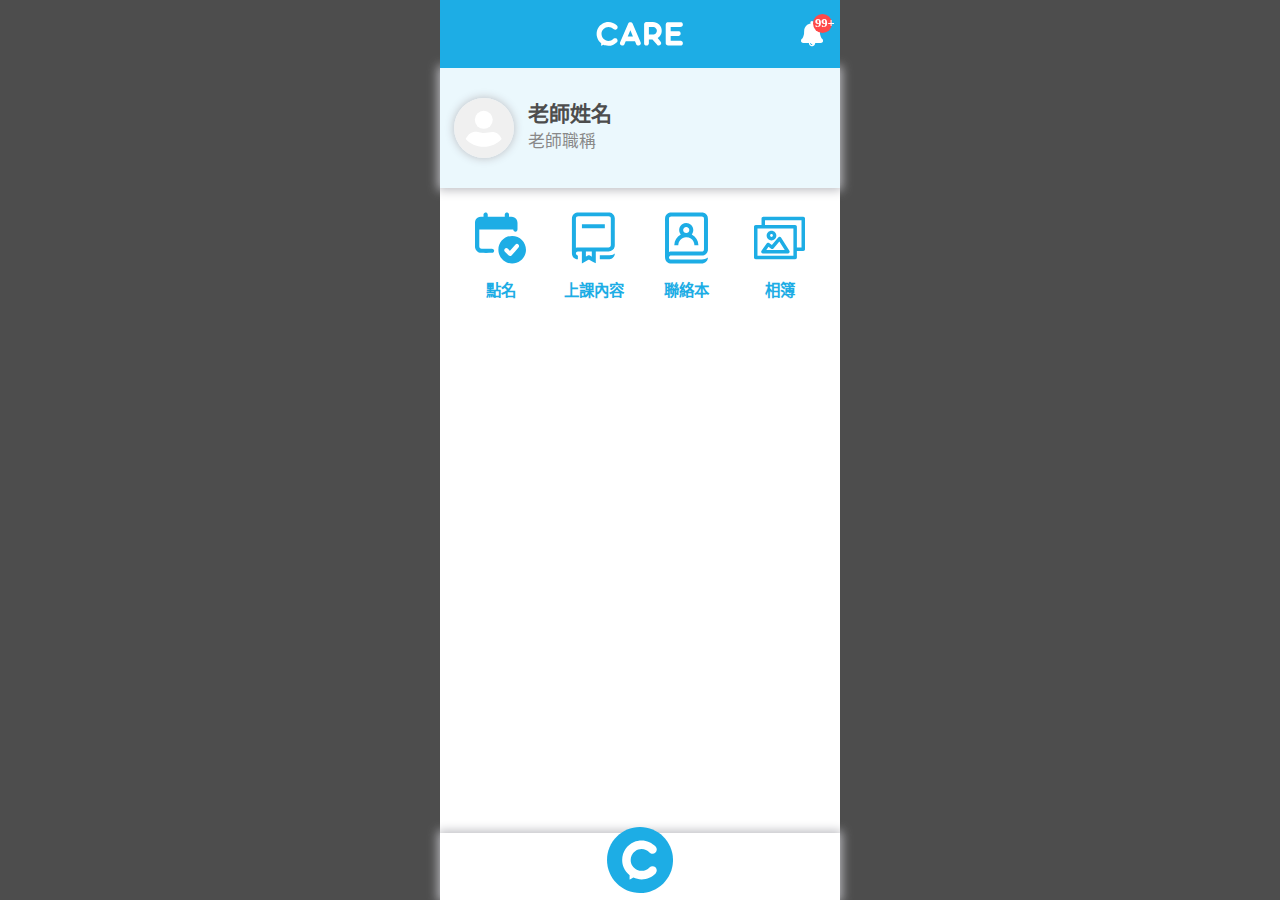
<file: index.html>
<!DOCTYPE html>
<html lang="zh-tw">

<head>
    <meta charset="UTF-8">
    <meta http-equiv="X-UA-Compatible" content="IE=edge">
    <meta name="viewport" content="width=device-width, initial-scale=1.0">

    <title>功能選單</title>

    <link rel="stylesheet" type="text/css" href="./js/semantic/css/semantic.min.css">
    <link rel="stylesheet" href="./css/index.css">

    <script src="./js/jquery-3.6.0.min.js"></script>
    <script src="./js/semantic/js/semantic.min.js"></script>
    <script src="./js/all.js"></script>
</head>

<body style="overflow:hidden;">
    <header>
        <div class="ui fluid flex-content" style="height:100%;">
            <h1 class="title"><img style="height:24px;" src="./img/logo_w.svg"></h1>
            <div class="iconPostion">
                <div class="icon"></div>
                <div class="icon notify"><i class="bell icon"></i></div>
            </div>
        </div>
    </header>

    <main class="index">
        <section class="main-container hadFooter">
            <div class="ui fluid info">
                <div class="img">
                    <img src="./img/avatar_null.svg" class="avatar">
                </div>
                <div class="content">
                    <div class="title">老師姓名</div>
                    <div class="meta">老師職稱</div>
                </div>
            </div>
            <div class="ui four column grid fluid iconList">
                <div class="column function" onclick="location.href='./rollCall.html'">
                    <div class="icon"><img src="./img/function/icon_rollCall.svg"></div>
                    <div class="title">點名</div>
                </div>
                <div class="column function" onclick="location.href='./classContent.html'">
                    <div class="icon"><img src="./img/function/icon_classContent.svg"></div>
                    <div class="title">上課內容</div>
                </div>
                <div class="column function" onclick="location.href='./contactBook.html'">
                    <div class="icon"><img src="./img/function/icon_contactBook.svg"></div>
                    <div class="title">聯絡本</div>
                </div>
                <div class="column function" onclick="location.href='./gallery.html'">
                    <div class="icon"><img src="./img/function/icon_gallery.svg"></div>
                    <div class="title">相簿</div>
                </div>
            </div>
        </section>
    </main>

    <footer>
        <div class="ui five column grid fluid">
            <div class="column function">
                <!-- <div class="icon"><img src="./img/bar/icon_news.svg"></div>
                <div class="title">動態消息</div> -->
            </div>
            <div class="column function">
                <!-- <div class="icon"><img src="./img/bar/icon_talk.svg"></div>
                <div class="title">對話</div> -->
            </div>
            <div class="column function">
                <div class="logo"><img src="./img/bar/btn_main.svg"></div>
            </div>
            <div class="column function">
                <!-- <div class="icon"><img src="./img/bar/icon_discover.svg"></div>
                <div class="title">發現</div> -->
            </div>
            <div class="column function">
                <!-- <div class="icon"><img src="./img/bar/icon_setting.svg"></div>
                <div class="title">設定</div> -->
            </div>
        </div>
    </footer>
</body>

</html>
</file>
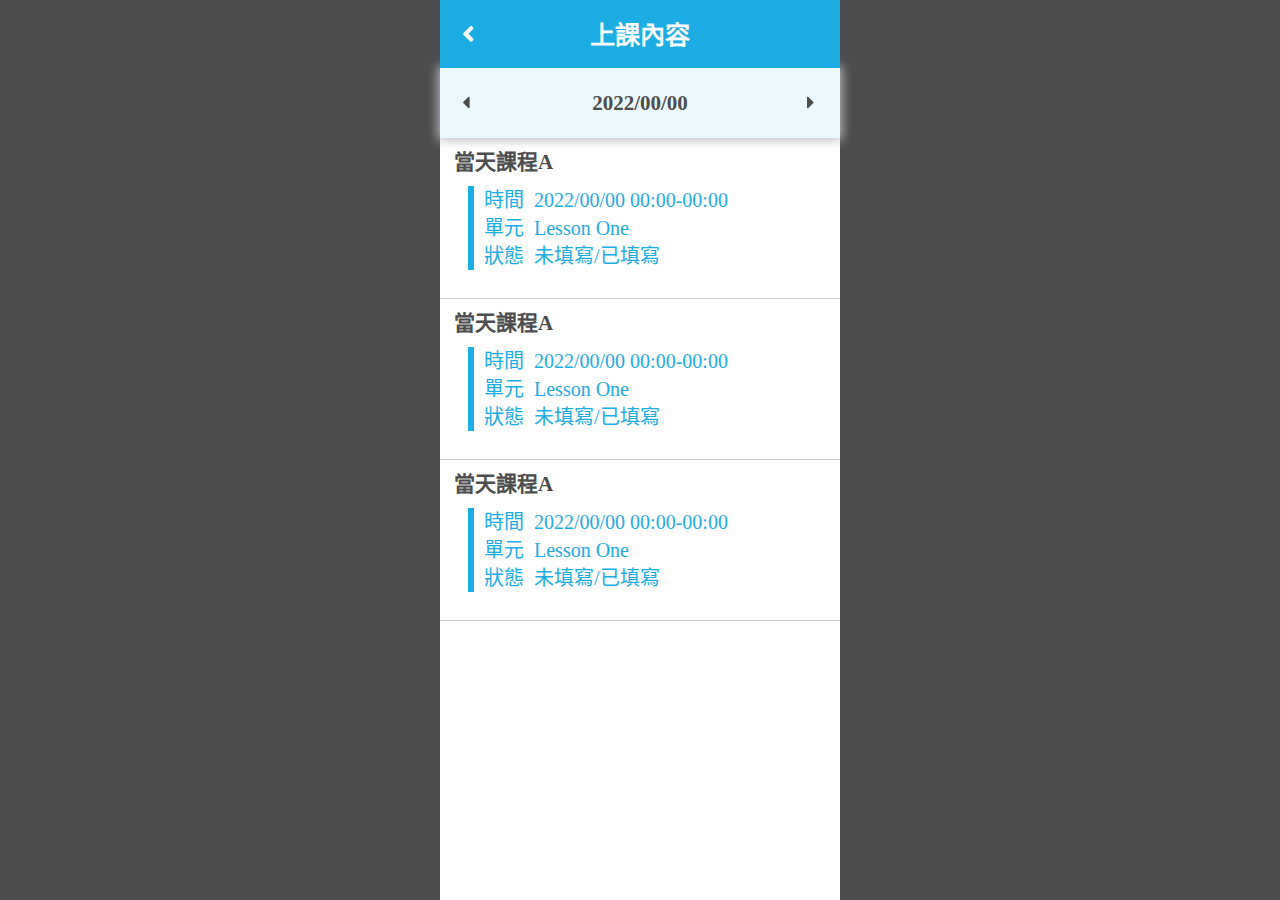
<file: classContent.html>
<!DOCTYPE html>
<html lang="zh-tw">

<head>
    <meta charset="UTF-8">
    <meta http-equiv="X-UA-Compatible" content="IE=edge">
    <meta name="viewport" content="width=device-width, initial-scale=1.0">

    <title>上課內容</title>

    <link rel="stylesheet" type="text/css" href="./js/semantic/css/semantic.min.css">
    <link rel="stylesheet" href="./css/classContent.css">

    <script src="./js/jquery-3.6.0.min.js"></script>
    <script src="./js/semantic/js/semantic.min.js"></script>
    <script src="./js/all.js"></script>
</head>

<body>
    <header>
        <div class="ui fluid flex-content" style="height:100%;">
            <h1 class="title">上課內容</h1>
            <div class="iconPostion">
                <div class="icon" onclick="history.back()"><i class="angle left icon"></i></div>
                <div class="icon"></div>
            </div>
        </div>
    </header>

    <main class="classContent">
        <section class="main-container">
            <div class="ui fluid pickDay">
                <div class="icon"><i class="caret left icon"></i></div>
                <div class="date">2022/00/00</div>
                <div class="icon"><i class="caret right icon"></i></div>
            </div>
            <div class="ui fluid courseList">
                <div class="courseCard" onclick="location.href='./classContentDesc.html'">
                    <div class="courseName">當天課程A</div>
                    <div class="courseInfo">
                        <div class="courseTime">時間<span>2022/00/00 00:00-00:00</span></div>
                        <div class="courseUnit">單元<span>Lesson One</span></div>
                        <div class="courseRecord">狀態<span>未填寫/已填寫</span></div>
                    </div>
                </div>

                <div class="courseCard" onclick="location.href='./classContentDesc.html'">
                    <div class="courseName">當天課程A</div>
                    <div class="courseInfo">
                        <div class="courseTime">時間<span>2022/00/00 00:00-00:00</span></div>
                        <div class="courseUnit">單元<span>Lesson One</span></div>
                        <div class="courseRecord">狀態<span>未填寫/已填寫</span></div>
                    </div>
                </div>

                <div class="courseCard" onclick="location.href='./classContentDesc.html'">
                    <div class="courseName">當天課程A</div>
                    <div class="courseInfo">
                        <div class="courseTime">時間<span>2022/00/00 00:00-00:00</span></div>
                        <div class="courseUnit">單元<span>Lesson One</span></div>
                        <div class="courseRecord">狀態<span>未填寫/已填寫</span></div>
                    </div>
                </div>
            </div>
        </section>
    </main>
</body>

</html>
</file>
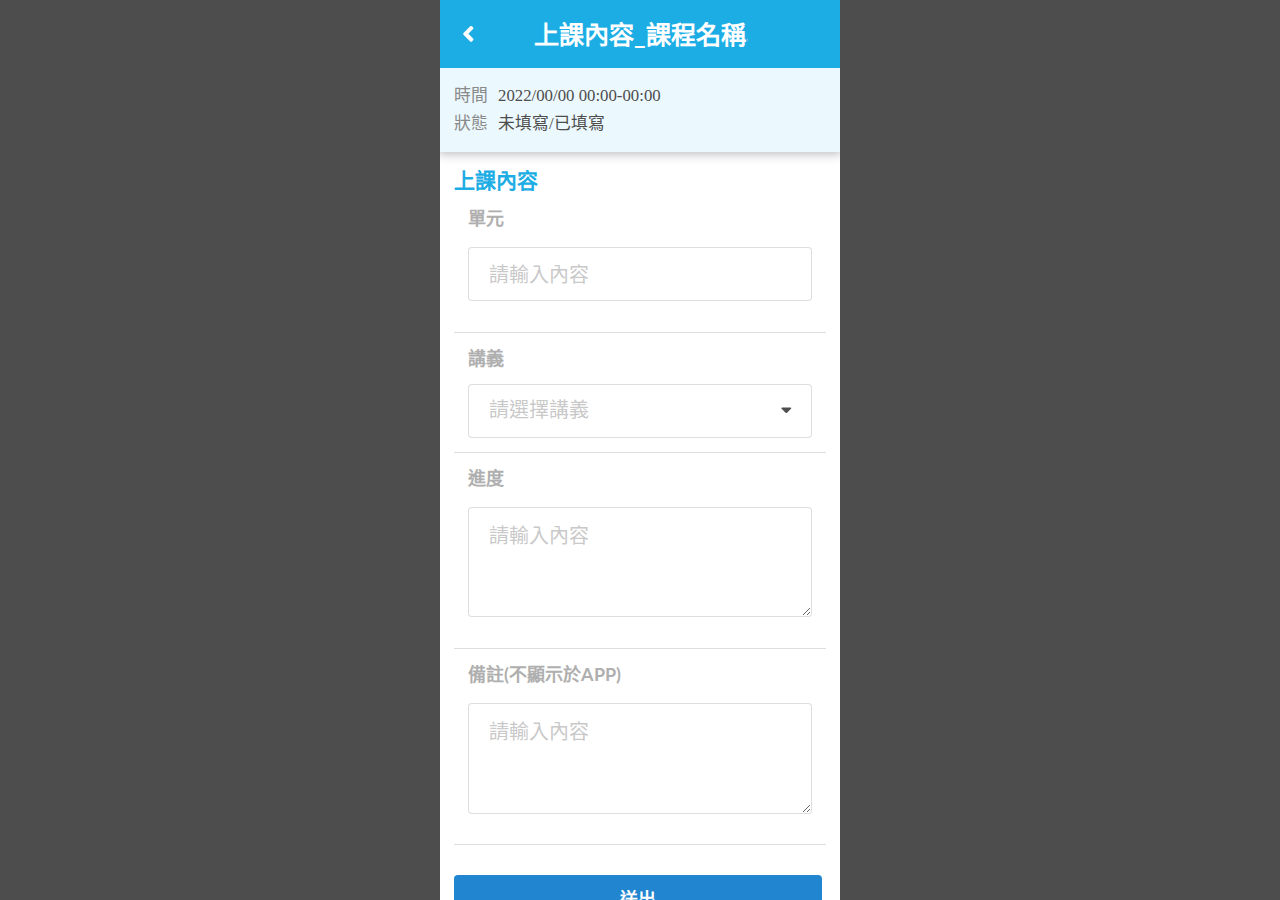
<file: classContentDesc.html>
<!DOCTYPE html>
<html lang="zh-tw">

<head>
    <meta charset="UTF-8">
    <meta http-equiv="X-UA-Compatible" content="IE=edge">
    <meta name="viewport" content="width=device-width, initial-scale=1.0">

    <title>上課內容_課程名稱</title>

    <link rel="stylesheet" type="text/css" href="./js/semantic/css/semantic.min.css">
    <link rel="stylesheet" href="./css/classContentDesc.css">

    <script src="./js/jquery-3.6.0.min.js"></script>
    <script src="./js/semantic/js/semantic.min.js"></script>
    <script src="./js/all.js"></script>
</head>

<body>
    <header>
        <div class="ui fluid flex-content" style="height:100%;">
            <h1 class="title">上課內容_課程名稱</h1>
            <div class="iconPostion">
                <div class="icon" onclick="history.back()"><i class="angle left icon"></i></div>
                <div class="icon"></div>
            </div>
        </div>
    </header>

    <main class="contactBookDesc">
        <section class="main-container coursePostion">
            <div class="ui fluid courseInfo courseHeader">
                <div class="courseTime">時間<span>2022/00/00 00:00-00:00</span></div>
                <div class="courseState">狀態<span>未填寫/已填寫</span></div>
            </div>

            <div class="ui fluid contactContent">
                <h2>上課內容</h2>

                <div class="ui vertical segment descCard inputBlock">
                    <div class="ui form">
                        <div class="grouped fields">
                            <h3>單元</h3>
                            <div class="field">
                                <div class="ui fluid input">
                                    <input placeholder="請輸入內容" type="text">
                                </div>
                            </div>
                        </div>
                    </div>
                </div>

                <div class="ui vertical segment descCard inputBlock">
                    <div class="ui form">
                        <div class="grouped fields">
                            <h3>講義</h3>
                            <select class="ui fluid search dropdown" multiple="">
                                <option value="" selected disabled>請選擇講義</option>
                                <option value="handoutId1">講義名稱1</option>
                                <option value="handoutId2">講義名稱2</option>
                                <option value="handoutId3">講義名稱3</option>
                                <option value="handoutId4">講義名稱4</option>
                                <option value="handoutId5">講義名稱5</option>
                                <option value="handoutId6">講義名稱6</option>
                            </select>
                        </div>
                    </div>
                </div>

                <div class="ui vertical segment descCard textareaBlock">
                    <div class="ui form">
                        <div class="grouped fields">
                            <h3>進度</h3>
                            <div class="field">
                                <textarea rows="3" placeholder="請輸入內容"></textarea>
                            </div>
                        </div>
                    </div>
                </div>

                <div class="ui vertical segment descCard textareaBlock">
                    <div class="ui form">
                        <div class="grouped fields">
                            <h3>備註(不顯示於APP)</h3>
                            <div class="field">
                                <textarea rows="3" placeholder="請輸入內容"></textarea>
                            </div>
                        </div>
                    </div>
                </div>

                <div class="ui items">
                    <div class="item">
                        <button class="ui fluid button primary big" type="submit">送出</button>
                    </div>

                    <div class="field">
                        <div class="ui checkbox">
                            <input type="checkbox" name="checkbox-remind" id="checkbox-remind" value="">
                            <label for="checkbox-remind">發送提醒(每天8點與14點發送)</label>
                        </div>
                    </div>
                </div>
            </div>

        </section>
    </main>
</body>

</html>
</file>
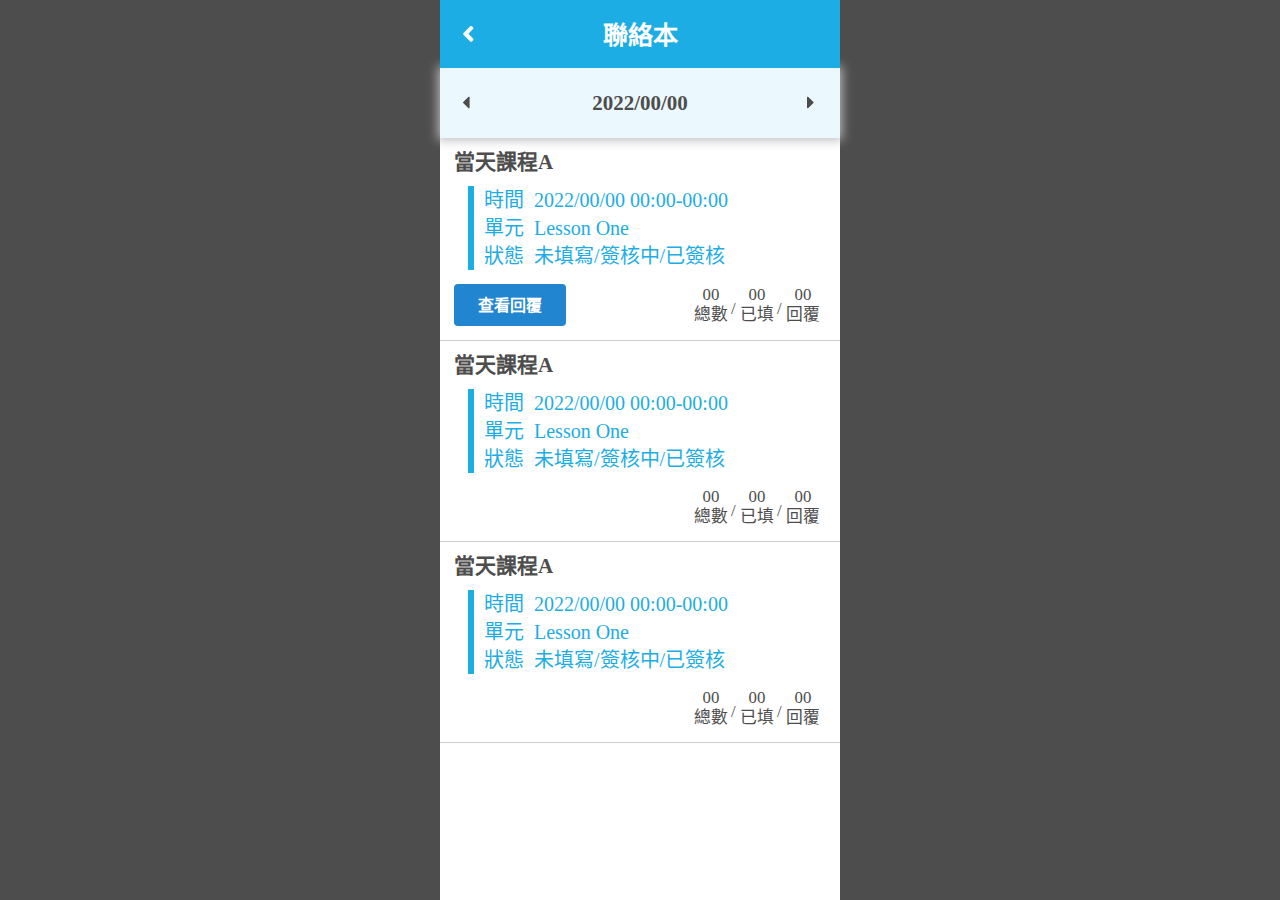
<file: contactBook.html>
<!DOCTYPE html>
<html lang="zh-tw">

<head>
    <meta charset="UTF-8">
    <meta http-equiv="X-UA-Compatible" content="IE=edge">
    <meta name="viewport" content="width=device-width, initial-scale=1.0">

    <title>聯絡本</title>

    <link rel="stylesheet" type="text/css" href="./js/semantic/css/semantic.min.css">
    <link rel="stylesheet" href="./css/contactBook.css">

    <script src="./js/jquery-3.6.0.min.js"></script>
    <script src="./js/semantic/js/semantic.min.js"></script>
    <script src="./js/all.js"></script>
</head>

<body>
    <header>
        <div class="ui fluid flex-content" style="height:100%;">
            <h1 class="title">聯絡本</h1>
            <div class="iconPostion">
                <div class="icon" onclick="history.back()"><i class="angle left icon"></i></div>
                <div class="icon"></div>
            </div>
        </div>
    </header>

    <main class="contactBook">
        <section class="main-container">
            <div class="ui fluid pickDay">
                <div class="icon"><i class="caret left icon"></i></div>
                <div class="date">2022/00/00</div>
                <div class="icon"><i class="caret right icon"></i></div>
            </div>
            <div class="ui fluid courseList">
                <div class="courseCard" onclick="location.href='./contactBookDesc.html'">
                    <div class="courseName">當天課程A</div>
                    <div class="courseInfo">
                        <div class="courseTime">時間<span>2022/00/00 00:00-00:00</span></div>
                        <div class="courseUnit">單元<span>Lesson One</span></div>
                        <div class="courseRecord">狀態<span>未填寫/簽核中/已簽核</span></div>
                    </div>
                    <div class="coursePostion">
                        <div class="courseReply">
                            <a href="./contactBookReply.html">
                                <button class="ui button primary large" type="button">查看回覆</button>
                            </a>
                        </div>
                        <div class="courseStatus">
                            <span>
                                00<br>
                                <span>總數</span>
                            </span>
                            <span>
                                00<br>
                                <span style="">已填</span>
                            </span>
                            <span>
                                00<br>
                                <span style="">回覆</span>
                            </span>
                        </div>
                    </div>
                </div>

                <div class="courseCard" onclick="location.href='./contactBookDesc.html'">
                    <div class="courseName">當天課程A</div>
                    <div class="courseInfo">
                        <div class="courseTime">時間<span>2022/00/00 00:00-00:00</span></div>
                        <div class="courseUnit">單元<span>Lesson One</span></div>
                        <div class="courseRecord">狀態<span>未填寫/簽核中/已簽核</span></div>
                    </div>
                    <div class="coursePostion">
                        <div class="courseReply"></div>
                        <div class="courseStatus">
                            <span>
                                00<br>
                                <span>總數</span>
                            </span>
                            <span>
                                00<br>
                                <span style="">已填</span>
                            </span>
                            <span>
                                00<br>
                                <span style="">回覆</span>
                            </span>
                        </div>
                    </div>
                </div>

                <div class="courseCard" onclick="location.href='./contactBookDesc.html'">
                    <div class="courseName">當天課程A</div>
                    <div class="courseInfo">
                        <div class="courseTime">時間<span>2022/00/00 00:00-00:00</span></div>
                        <div class="courseUnit">單元<span>Lesson One</span></div>
                        <div class="courseRecord">狀態<span>未填寫/簽核中/已簽核</span></div>
                    </div>
                    <div class="coursePostion">
                        <div class="courseReply"></div>
                        <div class="courseStatus">
                            <span>
                                00<br>
                                <span>總數</span>
                            </span>
                            <span>
                                00<br>
                                <span style="">已填</span>
                            </span>
                            <span>
                                00<br>
                                <span style="">回覆</span>
                            </span>
                        </div>
                    </div>
                </div>
            </div>
        </section>
    </main>
</body>

</html>
</file>
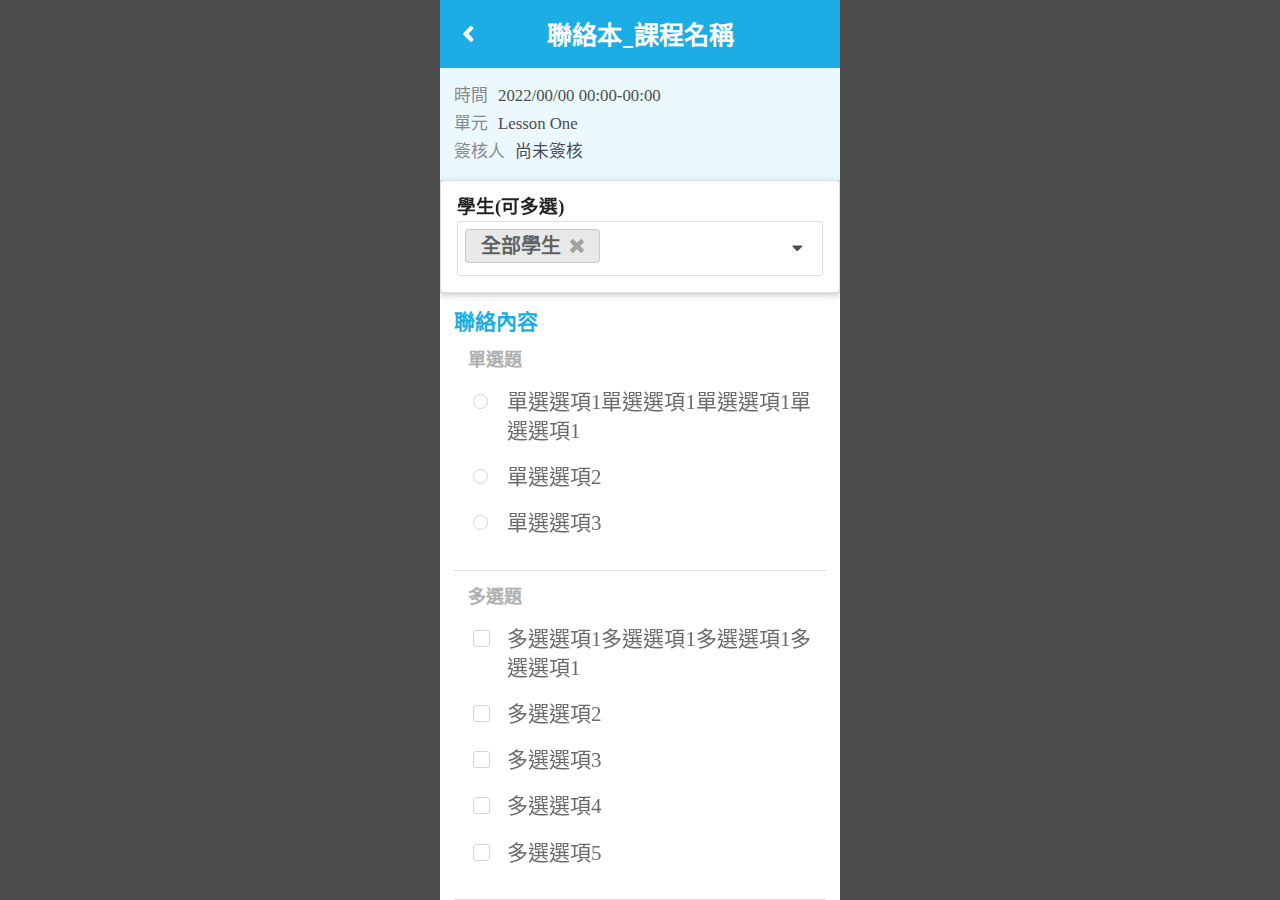
<file: contactBookDesc.html>
<!DOCTYPE html>
<html lang="zh-tw">

<head>
    <meta charset="UTF-8">
    <meta http-equiv="X-UA-Compatible" content="IE=edge">
    <meta name="viewport" content="width=device-width, initial-scale=1.0">

    <title>聯絡本_課程名稱</title>

    <link rel="stylesheet" type="text/css" href="./js/semantic/css/semantic.min.css">
    <link rel="stylesheet" href="./css/contactBookDesc.css">

    <script src="./js/jquery-3.6.0.min.js"></script>
    <script src="./js/semantic/js/semantic.min.js"></script>
    <script src="./js/all.js"></script>
</head>

<body>
    <header>
        <div class="ui fluid flex-content" style="height:100%;">
            <h1 class="title">聯絡本_課程名稱</h1>
            <div class="iconPostion">
                <div class="icon" onclick="history.back()"><i class="angle left icon"></i></div>
                <div class="icon"></div>
            </div>
        </div>
    </header>

    <main class="contactBookDesc">
        <section class="main-container coursePostion">
            <div class="ui fluid courseInfo courseHeader">
                <div class="courseTime">時間<span>2022/00/00 00:00-00:00</span></div>
                <div class="course">單元<span>Lesson One</span></div>
                <div class="course">簽核人<span>尚未簽核</span></div>
            </div>

            <div class="ui fluid contactSelectBtn">
                <div class="ui form raised segment large">
                    <div class="field">
                        <label>學生(可多選)</label>
                        <select class="ui fluid search dropdown" multiple="">
                            <option value="classId1" selected>全部學生</option>
                            <option value="classId2">學生姓名2</option>
                            <option value="classId3">學生姓名3</option>
                            <option value="classId4">學生姓名4</option>
                            <option value="classId5">學生姓名5</option>
                            <option value="classId6">學生姓名6</option>
                            <option value="classId7">學生姓名7</option>
                            <option value="classId8">學生姓名8</option>
                            <option value="classId9">學生姓名9</option>
                            <option value="classId10">學生姓名10</option>
                        </select>
                    </div>
                </div>
            </div>

            <div class="ui fluid contactContent">
                <h2>聯絡內容</h2>

                <div class="ui vertical segment descCard radioBlock">
                    <div class="ui form">
                        <div class="grouped fields">
                            <h3>單選題</h3>

                            <div class="field">
                                <div class="ui radio checkbox">
                                    <input type="radio" name="radio1" id="radio1-1" value="">
                                    <label for="radio1-1">單選選項1單選選項1單選選項1單選選項1</label>
                                </div>
                            </div>
                            <div class="field">
                                <div class="ui radio checkbox">
                                    <input type="radio" name="radio1" id="radio1-2" value="">
                                    <label for="radio1-2">單選選項2</label>
                                </div>
                            </div>
                            <div class="field">
                                <div class="ui radio checkbox">
                                    <input type="radio" name="radio1" id="radio1-3" value="">
                                    <label for="radio1-3">單選選項3</label>
                                </div>
                            </div>
                        </div>
                    </div>

                </div>
                <div class="ui vertical segment descCard checkBlock">
                    <div class="ui form">
                        <div class="grouped fields">
                            <h3>多選題</h3>

                            <div class="field">
                                <div class="ui checkbox">
                                    <input type="checkbox" name="checkbox1" id="checkbox1-1" value="">
                                    <label for="checkbox1-1">多選選項1多選選項1多選選項1多選選項1</label>
                                </div>
                            </div>
                            <div class="field">
                                <div class="ui checkbox">
                                    <input type="checkbox" name="checkbox1" id="checkbox1-2" value="">
                                    <label for="checkbox1-2">多選選項2</label>
                                </div>
                            </div>
                            <div class="field">
                                <div class="ui checkbox">
                                    <input type="checkbox" name="checkbox1" id="checkbox1-3" value="">
                                    <label for="checkbox1-3">多選選項3</label>
                                </div>
                            </div>
                            <div class="field">
                                <div class="ui checkbox">
                                    <input type="checkbox" name="checkbox1" id="checkbox1-4" value="">
                                    <label for="checkbox1-4">多選選項4</label>
                                </div>
                            </div>
                            <div class="field">
                                <div class="ui checkbox">
                                    <input type="checkbox" name="checkbox1" id="checkbox1-5" value="">
                                    <label for="checkbox1-5">多選選項5</label>
                                </div>
                            </div>
                        </div>
                    </div>
                </div>
                <div class="ui vertical segment descCard inputBlock">
                    <div class="ui form">
                        <div class="grouped fields">
                            <h3>單欄輸入框</h3>
                            <div class="field">
                                <div class="ui fluid input">
                                    <input placeholder="請輸入內容" type="text">
                                </div>
                            </div>
                        </div>
                    </div>
                </div>
                <div class="ui vertical segment descCard textareaBlock">
                    <div class="ui form">
                        <div class="grouped fields">
                            <h3>多欄輸入框</h3>
                            <div class="field">
                                <textarea rows="3" placeholder="請輸入內容"></textarea>
                            </div>
                        </div>
                    </div>
                </div>

                <div class="ui items">
                    <div class="item">
                        <button class="ui fluid button primary big" type="submit">送出簽核</button>
                    </div>

                    <div class="field">
                        <div class="ui checkbox">
                            <input type="checkbox" name="checkbox-remind" id="checkbox-remind" value="">
                            <label for="checkbox-remind">發送訊息</label>
                        </div>
                    </div>
                </div>
            </div>
        </section>
    </main>
</body>

</html>
</file>
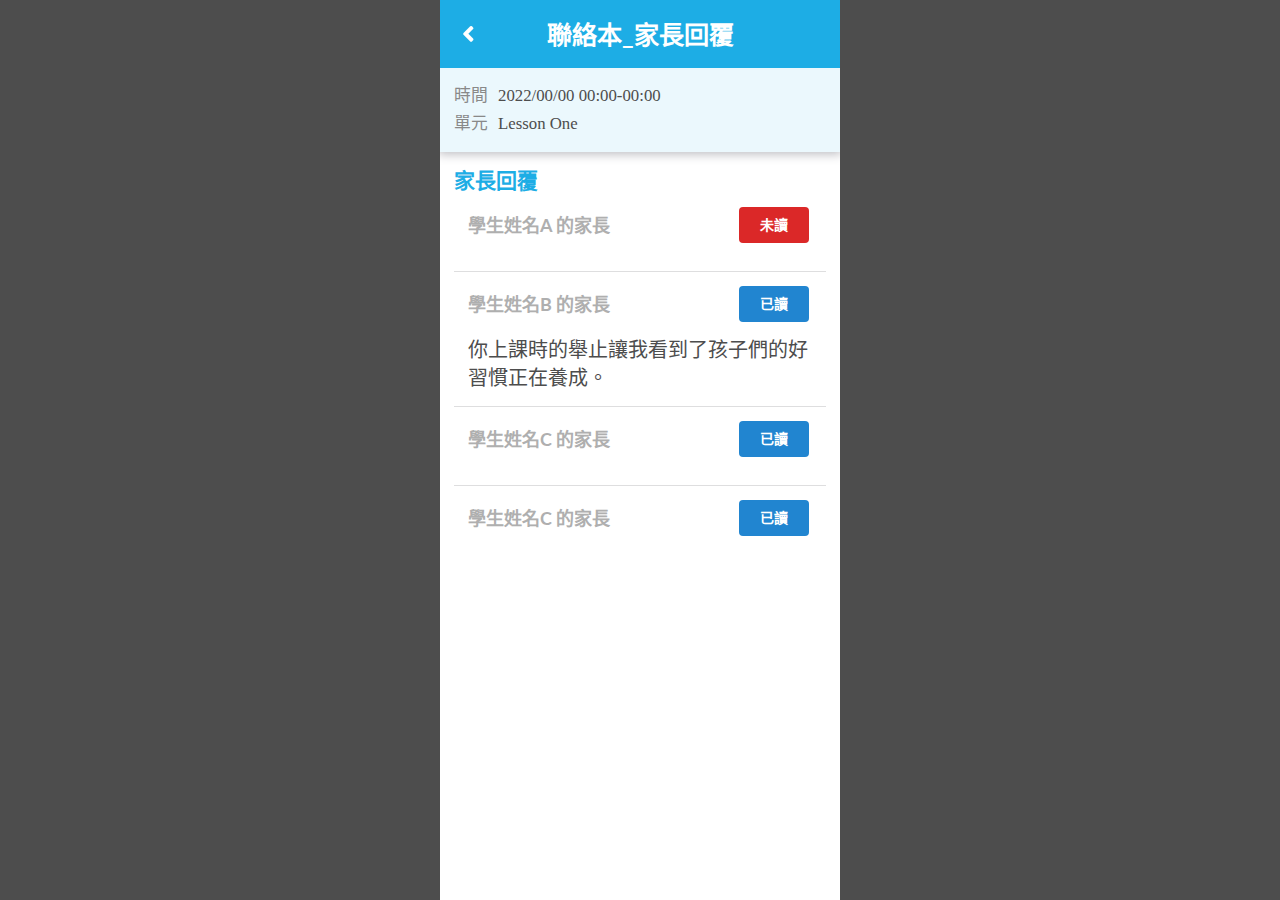
<file: contactBookReply.html>
<!DOCTYPE html>
<html lang="zh-tw">

<head>
    <meta charset="UTF-8">
    <meta http-equiv="X-UA-Compatible" content="IE=edge">
    <meta name="viewport" content="width=device-width, initial-scale=1.0">

    <title>聯絡本_家長回覆</title>

    <link rel="stylesheet" type="text/css" href="./js/semantic/css/semantic.min.css">
    <link rel="stylesheet" href="./css/contactBookReply.css">

    <script src="./js/jquery-3.6.0.min.js"></script>
    <script src="./js/semantic/js/semantic.min.js"></script>
    <script src="./js/all.js"></script>
</head>

<body>
    <header>
        <div class="ui fluid flex-content" style="height:100%;">
            <h1 class="title">聯絡本_家長回覆</h1>
            <div class="iconPostion">
                <div class="icon" onclick="history.back()"><i class="angle left icon"></i></div>
                <div class="icon"></div>
            </div>
        </div>
    </header>

    <main class="contactBookReply">
        <section class="main-container coursePostion">
            <div class="ui fluid courseInfo courseHeader">
                <div class="courseTime">時間<span>2022/00/00 00:00-00:00</span></div>
                <div class="course">單元<span>Lesson One</span></div>
            </div>

            <div class="ui fluid contactContent">
                <h2>家長回覆</h2>

                <div class="ui vertical segment replyCard">
                    <div class="grouped fields">
                        <div class="replyTitle">
                            <h3 class="replyName">學生姓名A</h3>
                            <div class="replyStatus">
                                <button class="ui button red" type="button">未讀</button>
                            </div>
                        </div>
                        <div class="replyContant"></div>
                    </div>
                </div>
                <div class="ui vertical segment replyCard">
                    <div class="grouped fields">
                        <div class="replyTitle">
                            <h3 class="replyName">學生姓名B</h3>
                            <div class="replyStatus">
                                <button class="ui button primary" type="button">已讀</button>
                            </div>
                        </div>
                        <div class="replyContant">
                            你上課時的舉止讓我看到了孩子們的好習慣正在養成。
                        </div>
                    </div>
                </div>
                <div class="ui vertical segment replyCard">
                    <div class="grouped fields">
                        <div class="replyTitle">
                            <h3 class="replyName">學生姓名C</h3>
                            <div class="replyStatus">
                                <button class="ui button primary" type="button">已讀</button>
                            </div>
                        </div>
                        <div class="replyContant"></div>
                    </div>
                </div>
                <div class="ui vertical segment replyCard">
                    <div class="grouped fields">
                        <div class="replyTitle">
                            <h3 class="replyName">學生姓名C</h3>
                            <div class="replyStatus">
                                <button class="ui button primary" type="button">已讀</button>
                            </div>
                        </div>
                        <div class="replyContant"></div>
                    </div>
                </div>
        </section>
    </main>
</body>

</html>
</file>
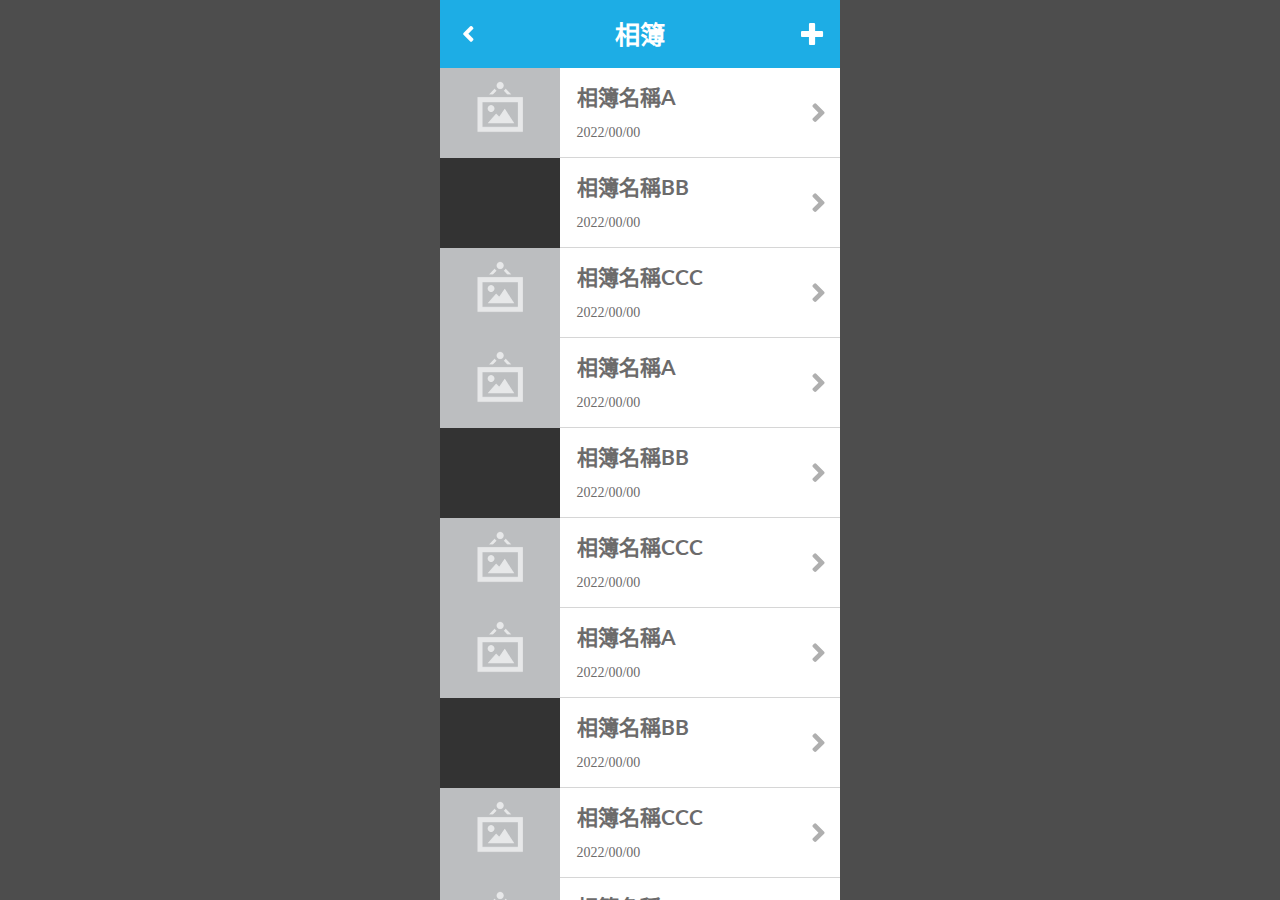
<file: gallery.html>
<!DOCTYPE html>
<html lang="zh-tw">

<head>
    <meta charset="UTF-8">
    <meta http-equiv="X-UA-Compatible" content="IE=edge">
    <meta name="viewport" content="width=device-width, initial-scale=1.0">

    <title>相簿</title>

    <link rel="stylesheet" type="text/css" href="./js/semantic/css/semantic.min.css">
    <link rel="stylesheet" href="./css/gallery.css">

    <script src="./js/jquery-3.6.0.min.js"></script>
    <script src="./js/semantic/js/semantic.min.js"></script>
    <script src="./js/all.js"></script>
</head>

<body>
    <header>
        <div class="ui fluid flex-content" style="height:100%;">
            <h1 class="title">相簿</h1>
            <div class="iconPostion">
                <div class="icon" onclick="history.back()"><i class="angle left icon"></i></div>
                <div class="icon"><i class="plus icon"></i></div>
            </div>
        </div>
    </header>

    <main class="gallery">
        <section class="main-container galleryList">
            <div class="ui fluid column" onclick="location.href='./galleryViewer.html'">
                <div class="cover"><img src="./img/img_null.png"></div>
                <div class="info">
                    <h2 class="title">相簿名稱A</h2>
                    <div class="date">2022/00/00</div>
                </div>
                <div class="arrow"><i class="large angle right icon"></i></div>
            </div>
            <div class="ui fluid column" onclick="location.href='./galleryViewer.html'">
                <div class="cover"></div>
                <div class="info">
                    <h2 class="title">相簿名稱BB</h2>
                    <div class="date">2022/00/00</div>
                </div>
                <div class="arrow"><i class="large angle right icon"></i></div>
            </div>
            <div class="ui fluid column" onclick="location.href='./galleryViewer.html'">
                <div class="cover"><img src="./img/img_null.png"></div>
                <div class="info">
                    <h2 class="title">相簿名稱CCC</h2>
                    <div class="date">2022/00/00</div>
                </div>
                <div class="arrow"><i class="large angle right icon"></i></div>
            </div>

            <div class="ui fluid column" onclick="location.href='./galleryViewer.html'">
                <div class="cover"><img src="./img/img_null.png"></div>
                <div class="info">
                    <h2 class="title">相簿名稱A</h2>
                    <div class="date">2022/00/00</div>
                </div>
                <div class="arrow"><i class="large angle right icon"></i></div>
            </div>
            <div class="ui fluid column" onclick="location.href='./galleryViewer.html'">
                <div class="cover"></div>
                <div class="info">
                    <h2 class="title">相簿名稱BB</h2>
                    <div class="date">2022/00/00</div>
                </div>
                <div class="arrow"><i class="large angle right icon"></i></div>
            </div>
            <div class="ui fluid column" onclick="location.href='./galleryViewer.html'">
                <div class="cover"><img src="./img/img_null.png"></div>
                <div class="info">
                    <h2 class="title">相簿名稱CCC</h2>
                    <div class="date">2022/00/00</div>
                </div>
                <div class="arrow"><i class="large angle right icon"></i></div>
            </div>
            <div class="ui fluid column" onclick="location.href='./galleryViewer.html'">
                <div class="cover"><img src="./img/img_null.png"></div>
                <div class="info">
                    <h2 class="title">相簿名稱A</h2>
                    <div class="date">2022/00/00</div>
                </div>
                <div class="arrow"><i class="large angle right icon"></i></div>
            </div>
            <div class="ui fluid column" onclick="location.href='./galleryViewer.html'">
                <div class="cover"></div>
                <div class="info">
                    <h2 class="title">相簿名稱BB</h2>
                    <div class="date">2022/00/00</div>
                </div>
                <div class="arrow"><i class="large angle right icon"></i></div>
            </div>
            <div class="ui fluid column" onclick="location.href='./galleryViewer.html'">
                <div class="cover"><img src="./img/img_null.png"></div>
                <div class="info">
                    <h2 class="title">相簿名稱CCC</h2>
                    <div class="date">2022/00/00</div>
                </div>
                <div class="arrow"><i class="large angle right icon"></i></div>
            </div>
            <div class="ui fluid column" onclick="location.href='./galleryViewer.html'">
                <div class="cover"><img src="./img/img_null.png"></div>
                <div class="info">
                    <h2 class="title">相簿名稱A</h2>
                    <div class="date">2022/00/00</div>
                </div>
                <div class="arrow"><i class="large angle right icon"></i></div>
            </div>
            <div class="ui fluid column" onclick="location.href='./galleryViewer.html'">
                <div class="cover"></div>
                <div class="info">
                    <h2 class="title">相簿名稱BB</h2>
                    <div class="date">2022/00/00</div>
                </div>
                <div class="arrow"><i class="large angle right icon"></i></div>
            </div>
            <div class="ui fluid column" onclick="location.href='./galleryViewer.html'">
                <div class="cover"><img src="./img/img_null.png"></div>
                <div class="info">
                    <h2 class="title">相簿名稱CCC</h2>
                    <div class="date">2022/00/00</div>
                </div>
                <div class="arrow"><i class="large angle right icon"></i></div>
            </div>
            <div class="ui fluid column" onclick="location.href='./galleryViewer.html'">
                <div class="cover"><img src="./img/img_null.png"></div>
                <div class="info">
                    <h2 class="title">相簿名稱A</h2>
                    <div class="date">2022/00/00</div>
                </div>
                <div class="arrow"><i class="large angle right icon"></i></div>
            </div>
            <div class="ui fluid column" onclick="location.href='./galleryViewer.html'">
                <div class="cover"></div>
                <div class="info">
                    <h2 class="title">相簿名稱BB</h2>
                    <div class="date">2022/00/00</div>
                </div>
                <div class="arrow"><i class="large angle right icon"></i></div>
            </div>
            <div class="ui fluid column" onclick="location.href='./galleryViewer.html'">
                <div class="cover"><img src="./img/img_null.png"></div>
                <div class="info">
                    <h2 class="title">相簿名稱CCC</h2>
                    <div class="date">2022/00/00</div>
                </div>
                <div class="arrow"><i class="large angle right icon"></i></div>
            </div>
        </section>

        <!-- Add Modal -->
        <div class="modal addModal" style="z-index:2; display:none;">
            <div class="modalPostion">
                <div class="modalContent">
                    <div class="contentBlock">
                        <h2 style="text-align:center;">新增相簿</h2>
                        <div>
                            <div class="ui form large">
                                <div class="field">
                                    <label>相簿名稱</label>
                                    <div class="ui fluid input">
                                        <input placeholder="請輸入相簿名稱" type="text">
                                    </div>
                                </div>
                                <div class="field">
                                    <label>建立日期</label>
                                    <div class="ui fluid input">
                                        <input placeholder="請選擇日期" type="date" id="today">
                                    </div>
                                </div>
                                <div class="field">
                                    <label>發布班級(可多選)</label>
                                    <select class="ui fluid search dropdown" multiple="">
                                        <option value="" disabled>請選擇班級</option>
                                        <option value="classId1">班級1</option>
                                        <option value="classId2">班級2</option>
                                        <option value="classId3">班級3</option>
                                        <option value="classId4">班級4</option>
                                        <option value="classId5">班級5</option>
                                        <option value="classId6">班級6</option>
                                        <option value="classId7">班級7</option>
                                        <option value="classId8">班級8</option>
                                        <option value="classId9">班級9</option>
                                        <option value="classId10">班級10</option>
                                    </select>
                                </div>
                                <div class="field">
                                    <label>封面圖片</label>
                                    <div class="ui fluid icon input">
                                        <input type="file">
                                        <i class="upload icon"></i>
                                    </div>
                                </div>
                                <div class="inline fields">
                                    <label> 上架</label>
                                    <div class="field">
                                        <div class="ui radio checkbox">
                                            <input type="radio" name="shelf" value="yes" checked="checked">
                                            <label>是</label>
                                        </div>
                                    </div>
                                    <div class="field">
                                        <div class="ui radio checkbox">
                                            <input type="radio" name="shelf" value="no">
                                            <label>否</label>
                                        </div>
                                    </div>
                                </div>
                            </div>
                        </div>
                    </div>

                    <div class="btnBlock-sticky">
                        <div class="btnBlock btnTwo">
                            <button type="cancel" class="cancel">取消</button>
                            <button type="button" class="confirm">確定</button>
                        </div>
                    </div>
                    
                </div>
            </div>
        </div>
        <!-- Add Modal -->
    </main>
</body>

</html>
</file>
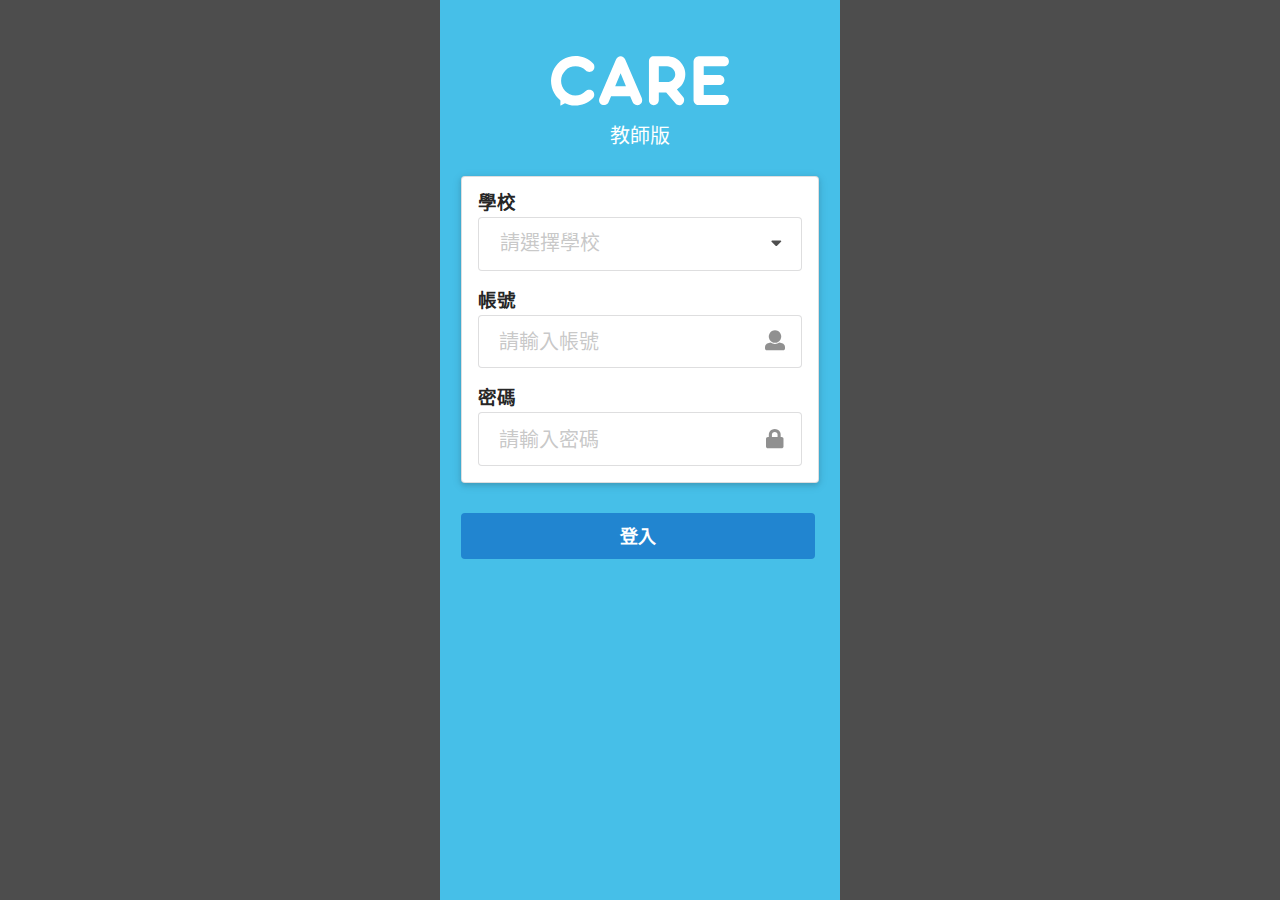
<file: login.html>
<!DOCTYPE html>
<html lang="zh-tw">

<head>
    <meta charset="UTF-8">
    <meta http-equiv="X-UA-Compatible" content="IE=edge">
    <meta name="viewport" content="width=device-width, initial-scale=1.0">

    <title>CARE教師版-登入頁</title>

    <link rel="stylesheet" type="text/css" href="./js/semantic/css/semantic.min.css">
    <link rel="stylesheet" href="./css/login.css">

    <script src="./js/jquery-3.6.0.min.js"></script>
    <script src="./js/semantic/js/semantic.min.js"></script>
    <script src="./js/all.js"></script>
</head>

<body>
    <!-- <header>頭部</header> -->
    <main class="login">
        <section class="main-container flex-content">
            <form style="width:100%;">
                <div class="ui items flex-content" style="flex-wrap:wrap;">
                    <img class="item" style="width:50%;" src="./img/logo_w.svg">
                    <div style="width:100%; text-align:center;">教師版</div>
                </div>

                <div class="ui form raised segment large">
                    <div class="field">
                        <label>學校</label>
                        <select class="ui fluid search dropdown">
                            <option value="" selected disabled>請選擇學校</option>
                            <option value="groupId1">學校名稱1</option>
                            <option value="groupId2">學校名稱2</option>
                            <option value="groupId3">學校名稱3</option>
                            <option value="groupId4">學校名稱4</option>
                            <option value="groupId5">學校名稱5</option>
                            <option value="groupId6">學校名稱6</option>
                            <option value="groupId7">學校名稱7</option>
                            <option value="groupId8">學校名稱8</option>
                            <option value="groupId9">學校名稱9</option>
                            <option value="groupId10">學校名稱10</option>
                        </select>
                    </div>

                    <div class="field">
                        <label>帳號</label>
                        <div class="ui fluid icon input">
                            <input placeholder="請輸入帳號" type="text">
                            <i class="user icon"></i>
                        </div>
                    </div>

                    <div class="field">
                        <label>密碼</label>
                        <div class="ui fluid icon input">
                            <input placeholder="請輸入密碼" type="password">
                            <i class="lock icon"></i>
                        </div>
                    </div>
                </div>

                <div class="ui items">
                    <div class="item">
                        <button class="ui fluid button primary big" type="button" onclick="location.href='./index.html'">登入</button>
                    </div>
                    <!-- <div class="item">
                        <button class="ui fluid button large" type="button">忘記密碼</button>
                    </div> -->
                </div>
            </form>
            
        </section>
    </main>
    <!-- <footer>底部</footer> -->
</body>

</html>
</file>
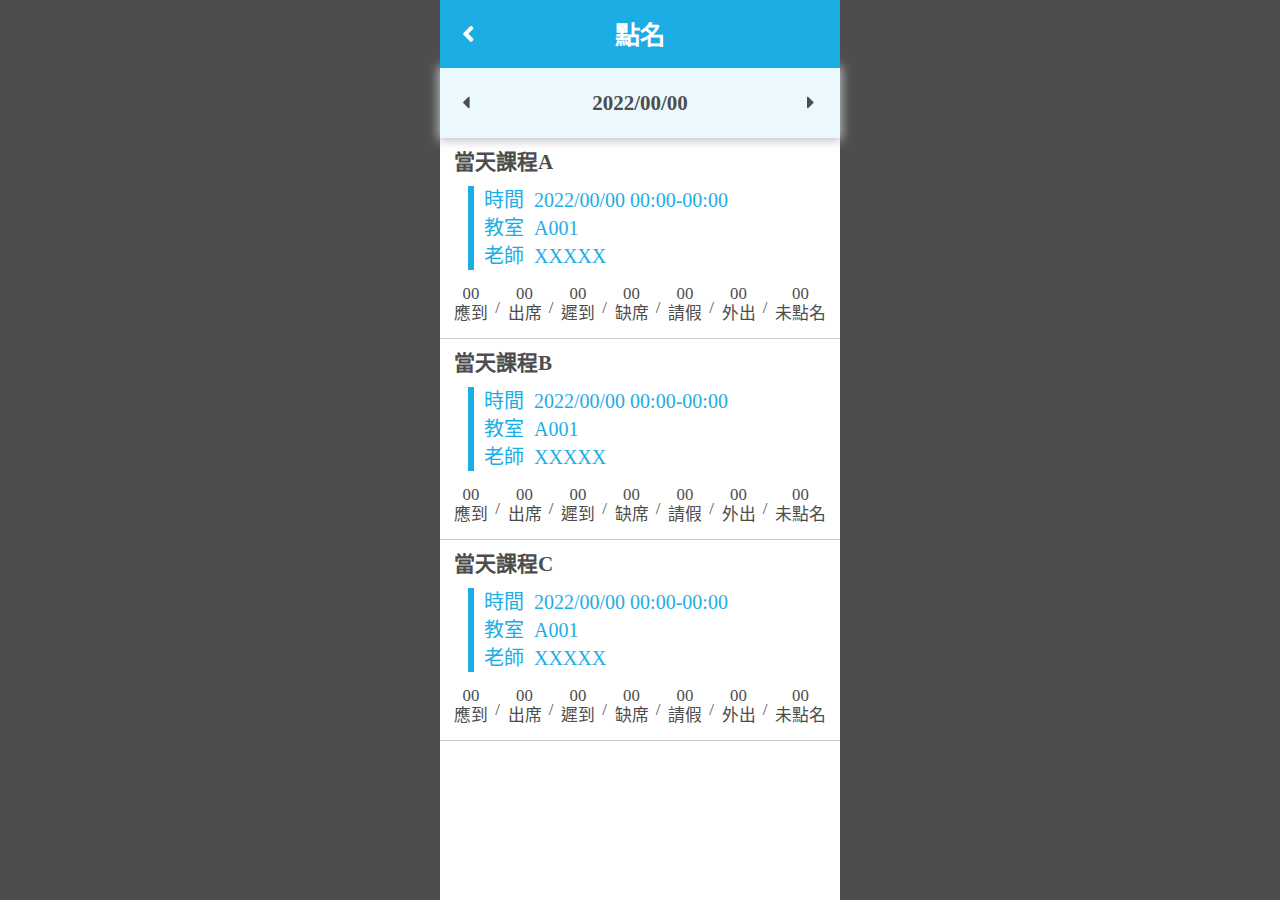
<file: rollCall.html>
<!DOCTYPE html>
<html lang="zh-tw">

<head>
    <meta charset="UTF-8">
    <meta http-equiv="X-UA-Compatible" content="IE=edge">
    <meta name="viewport" content="width=device-width, initial-scale=1.0">

    <title>點名</title>

    <link rel="stylesheet" type="text/css" href="./js/semantic/css/semantic.min.css">
    <link rel="stylesheet" href="./css/rollCall.css">


    <script src="./js/jquery-3.6.0.min.js"></script>
    <script src="./js/semantic/js/semantic.min.js"></script>
    <script src="./js/all.js"></script>
</head>

<body>
    <header>
        <div class="ui fluid flex-content" style="height:100%;">
            <h1 class="title">點名</h1>
            <div class="iconPostion">
                <div class="icon" onclick="history.back()"><i class="angle left icon"></i></div>
                <div class="icon"></div>
            </div>
        </div>
    </header>

    <main class="rollCall">
        <section class="main-container">
            <div class="ui fluid pickDay">
                <div class="icon"><i class="caret left icon"></i></div>
                <div class="date">2022/00/00</div>
                <div class="icon"><i class="caret right icon"></i></div>
            </div>
            <div class="ui fluid courseList">
                <div class="courseCard" onclick="location.href='./rollCallDesc.html'">
                    <div class="courseName">當天課程A</div>
                    <div class="courseInfo">
                        <div class="courseTime">時間<span>2022/00/00 00:00-00:00</span></div>
                        <div class="courseLocation">教室<span>A001</span></div>
                        <div class="courseTeacher">老師<span>XXXXX</span></div>
                    </div>
                    <div class="courseStatus">
                        <span>
                            00<br>
                            <span>應到</span>
                        </span>
                        <span>
                            00<br>
                            <span style="">出席</span>
                        </span>
                        <span>
                            00<br>
                            <span style="">遲到</span>
                        </span>
                        <span>
                            00<br>
                            <span style="">缺席</span>
                        </span>
                        <span>
                            00<br>
                            <span style="">請假</span>
                        </span>
                        <span>
                            00<br>
                            <span style="">外出</span>
                        </span>
                        <span>
                            00<br>
                            <span style="">未點名</span>
                        </span>
                    </div>
                </div>
                <div class="courseCard" onclick="location.href='./rollCallDesc.html'">
                    <div class="courseName">當天課程B</div>
                    <div class="courseInfo">
                        <div class="courseTime">時間<span>2022/00/00 00:00-00:00</span></div>
                        <div class="courseLocation">教室<span>A001</span></div>
                        <div class="courseTeacher">老師<span>XXXXX</span></div>
                    </div>
                    <div class="courseStatus">
                        <span>
                            00<br>
                            <span>應到</span>
                        </span>
                        <span>
                            00<br>
                            <span style="">出席</span>
                        </span>
                        <span>
                            00<br>
                            <span style="">遲到</span>
                        </span>
                        <span>
                            00<br>
                            <span style="">缺席</span>
                        </span>
                        <span>
                            00<br>
                            <span style="">請假</span>
                        </span>
                        <span>
                            00<br>
                            <span style="">外出</span>
                        </span>
                        <span>
                            00<br>
                            <span style="">未點名</span>
                        </span>
                    </div>
                </div>
                <div class="courseCard" onclick="location.href='./rollCallDesc.html'">
                    <div class="courseName">當天課程C</div>
                    <div class="courseInfo">
                        <div class="courseTime">時間<span>2022/00/00 00:00-00:00</span></div>
                        <div class="courseLocation">教室<span>A001</span></div>
                        <div class="courseTeacher">老師<span>XXXXX</span></div>
                    </div>
                    <div class="courseStatus">
                        <span>
                            00<br>
                            <span>應到</span>
                        </span>
                        <span>
                            00<br>
                            <span style="">出席</span>
                        </span>
                        <span>
                            00<br>
                            <span style="">遲到</span>
                        </span>
                        <span>
                            00<br>
                            <span style="">缺席</span>
                        </span>
                        <span>
                            00<br>
                            <span style="">請假</span>
                        </span>
                        <span>
                            00<br>
                            <span style="">外出</span>
                        </span>
                        <span>
                            00<br>
                            <span style="">未點名</span>
                        </span>
                    </div>
                </div>
            </div>
        </section>
    </main>
</body>

</html>
</file>
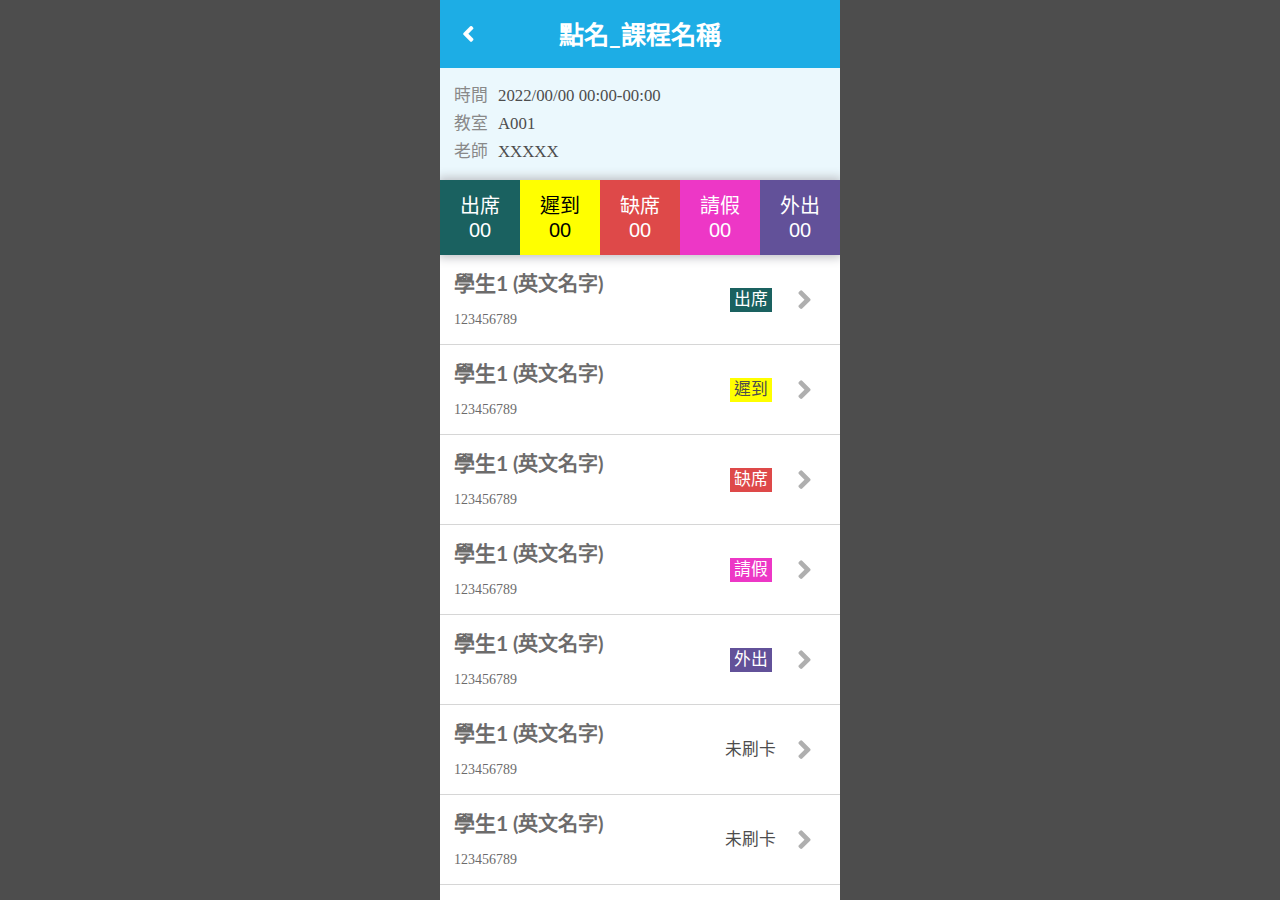
<file: rollCallDesc.html>
<!DOCTYPE html>
<html lang="zh-tw">

<head>
    <meta charset="UTF-8">
    <meta http-equiv="X-UA-Compatible" content="IE=edge">
    <meta name="viewport" content="width=device-width, initial-scale=1.0">

    <title>點名_課程名稱</title>

    <link rel="stylesheet" type="text/css" href="./js/semantic/css/semantic.min.css">
    <link rel="stylesheet" href="./css/rollCallDesc.css">


    <script src="./js/jquery-3.6.0.min.js"></script>
    <script src="./js/semantic/js/semantic.min.js"></script>
    <script src="./js/all.js"></script>
</head>

<body>
    <header>
        <div class="ui fluid flex-content" style="height:100%;">
            <h1 class="title">點名_課程名稱</h1>
            <div class="iconPostion">
                <div class="icon" onclick="history.back()"><i class="angle left icon"></i></div>
                <div class="icon"></div>
            </div>
        </div>
    </header>

    <main class="rollCallDesc">
        <section class="main-container coursePostion">
            <div class="ui fluid courseInfo courseHeader">
                <div class="courseTime">時間<span>2022/00/00 00:00-00:00</span></div>
                <div class="courseLocation">教室<span>A001</span></div>
                <div class="courseTeacher">老師<span>XXXXX</span></div>

                <!-- <div class="courseStatus">
                    <span>
                        00<br>
                        <span>應到</span>
                    </span>
                    <span>
                        00<br>
                        <span>出席</span>
                    </span>
                    <span>
                        00<br>
                        <span>遲到</span>
                    </span>
                    <span>
                        00<br>
                        <span>缺席</span>
                    </span>
                    <span>
                        00<br>
                        <span>請假</span>
                    </span>
                    <span>
                        00<br>
                        <span>外出</span>
                    </span>
                    <span>
                        00<br>
                        <span>未點名</span>
                    </span>
                </div> -->
            </div>

            <div class="ui fluid courseStatusBtn">
                <button class="" style="background:#1a6160; color:#FFF;" type="button">出席<br>00</button>
                <button class="" style="background:#FFFF00;" type="button">遲到<br>00</button>
                <button class="" style="background:#DE4949; color:#FFF;" type="button">缺席<br>00</button>
                <button class="" style="background:#ED37C6; color:#FFF;" type="button">請假<br>00</button>
                <button class="" style="background:#625199; color:#FFF;" type="button">外出<br>00</button>
            </div>

            <div class="ui fluid courseStList">
                <!-- <div class="courseSt">
                    <button type="button">
                        <div class="info">未刷卡</div>
                        <div class="stName">
                            <div class="title">學生1</div>
                            <div class="title">英文名字</div>
                            <div class="subTitle">學號</div>
                        </div>
                    </button>
                </div> -->

                <div class="courseSt">
                    <div class="stInfo">
                        <h2 class="stName">學生1
                            <span class="stNameEN">(英文名字)</span>
                        </h2>
                        <div class="stNo">123456789</div>
                    </div>
                    <div class="stStatus status1">出席</div>
                    <div class="arrow"><i class="large angle right icon"></i></div>
                </div>
                <div class="courseSt">
                    <div class="stInfo">
                        <h2 class="stName">學生1
                            <span class="stNameEN">(英文名字)</span>
                        </h2>
                        <div class="stNo">123456789</div>
                    </div>
                    <div class="stStatus status2">遲到</div>
                    <div class="arrow"><i class="large angle right icon"></i></div>
                </div>
                <div class="courseSt">
                    <div class="stInfo">
                        <h2 class="stName">學生1
                            <span class="stNameEN">(英文名字)</span>
                        </h2>
                        <div class="stNo">123456789</div>
                    </div>
                    <div class="stStatus status3">缺席</div>
                    <div class="arrow"><i class="large angle right icon"></i></div>
                </div>
                <div class="courseSt">
                    <div class="stInfo">
                        <h2 class="stName">學生1
                            <span class="stNameEN">(英文名字)</span>
                        </h2>
                        <div class="stNo">123456789</div>
                    </div>
                    <div class="stStatus status4">請假</div>
                    <div class="arrow"><i class="large angle right icon"></i></div>
                </div>
                <div class="courseSt">
                    <div class="stInfo">
                        <h2 class="stName">學生1
                            <span class="stNameEN">(英文名字)</span>
                        </h2>
                        <div class="stNo">123456789</div>
                    </div>
                    <div class="stStatus status5">外出</div>
                    <div class="arrow"><i class="large angle right icon"></i></div>
                </div>

                <div class="courseSt">
                    <div class="stInfo">
                        <h2 class="stName">學生1
                            <span class="stNameEN">(英文名字)</span>
                        </h2>
                        <div class="stNo">123456789</div>
                    </div>
                    <div class="stStatus">未刷卡</div>
                    <div class="arrow"><i class="large angle right icon"></i></div>
                </div>
                <div class="courseSt">
                    <div class="stInfo">
                        <h2 class="stName">學生1
                            <span class="stNameEN">(英文名字)</span>
                        </h2>
                        <div class="stNo">123456789</div>
                    </div>
                    <div class="stStatus">未刷卡</div>
                    <div class="arrow"><i class="large angle right icon"></i></div>
                </div>
                <div class="courseSt">
                    <div class="stInfo">
                        <h2 class="stName">學生1
                            <span class="stNameEN">(英文名字)</span>
                        </h2>
                        <div class="stNo">123456789</div>
                    </div>
                    <div class="stStatus">未刷卡</div>
                    <div class="arrow"><i class="large angle right icon"></i></div>
                </div>

            </div>
        </section>

        <!-- Leave Modal -->
        <div class="modal leaveModal" style="z-index:2; display:none;">
            <div class="modalPostion">
                <div class="modalContent">
                    <div class="contentBlock">
                        <h2 style="text-align:center;">請假單</h2>
                        <div class="ui fluid courseInfo">
                            <!-- <div class="appTime">申請日期<span>2022/00/00 00:00-00:00</span></div> -->
                            <div class="leaveTime">請假日期<span>2022/00/00 00:00-00:00</span></div>
                            <div class="student">學生<span>學生姓名00</span></div>
                            <div class="course">課程<span>課程名稱00</span></div>                        </div>
                        <div>
                            <div class="ui form large">
                                <div class="field">
                                    <label>補課課程</label>
                                    <select class="ui fluid search dropdown">
                                        <option value="" selected disabled>請選擇課程</option>
                                        <option value="courseId1">課程名稱1</option>
                                        <option value="courseId2">課程名稱2</option>
                                        <option value="courseId3">課程名稱3</option>
                                        <option value="courseId4">課程名稱4</option>
                                        <option value="courseId5">課程名稱5</option>
                                        <option value="courseId6">課程名稱6</option>
                                    </select>
                                </div>

                                <div class="field">
                                    <label>補課日期</label>
                                    <div class="ui fluid input">
                                        <input placeholder="請選擇日期" type="date" id="today">
                                    </div>
                                </div>

                                <div class="field">
                                    <label>假別</label>
                                    <select class="ui fluid search dropdown">
                                        <option value="" selected disabled>請選擇假別</option>
                                        <option value="leaveId1">事假</option>
                                        <option value="leaveId2">病假</option>
                                        <option value="leaveId3">喪假</option>
                                    </select>
                                </div>

                                <div class="field">
                                    <label>請假事由</label>
                                    <textarea rows="3"></textarea>
                                </div>

                            </div>
                        </div>
                    </div>
                    
                    <div class="btnBlock-sticky">
                        <div class="btnBlock btnTwo">
                            <button type="cancel" class="cancel">取消</button>
                            <button type="button" class="confirm">確定</button>
                        </div>
                    </div>

                </div>
            </div>
        </div>
        <!-- Leave Modal -->
    </main>
</body>

<script>
    $(function () {
        $(".courseStatusBtn button").click(function () {
            var $allBtn = $('.courseStatusBtn button')

            $(this).addClass('active');
            $allBtn.not(this).removeClass('active');
        });
    });

    $(function () {
        var tag1 = $(".stStatus.status4");
        var button1 = $(tag1).parent(".courseSt");
        var leaveModal = $(".leaveModal");
        var cancel = $("button.cancel");

        button1.on("click", function (e) {
            leaveModal.show();
            $("body").css("overflow", "hidden");

            cancel.on("click", function (e) {
                leaveModal.hide();
                $("body").css("overflow", "auto");
            });
        });
    });
</script>

</html>
</file>
<file: css/index.css>
@charset "UTF-8";
/* 公共樣式初始化 */
* {
  margin: 0;
  padding: 0;
  -webkit-box-sizing: border-box;
          box-sizing: border-box;
  font-size: 20px;
}

a {
  text-decoration: none;
  /* 取消文字修飾 */
}

article,
section,
aside,
address,
nav,
header,
footer,
img {
  display: block;
}

img {
  border: none;
  width: 100%;
  height: 100%;
}

li {
  list-style: none;
}

button {
  border: 0;
  background-color: transparent;
  outline: none;
  cursor: pointer;
}

.iconPostion i.icon,
.function i.icon {
  width: auto;
  min-width: 40px;
  min-height: 40px;
  margin: 0;
  cursor: pointer;
  display: -webkit-box;
  display: -ms-flexbox;
  display: flex;
  -webkit-box-align: center;
      -ms-flex-align: center;
          align-items: center;
  -webkit-box-pack: center;
      -ms-flex-pack: center;
          justify-content: center;
  font-size: 1.8rem;
}

.ui.checkbox .box,
.ui.checkbox label {
  font-size: 1.2rem;
}

body {
  font-family: 'Microsoft JhengHei', 'MS Sans Serif';
  color: #4d4d4d;
  background: #4d4d4d;
  overflow: hidden;
}

.flex-content {
  display: -webkit-box;
  display: -ms-flexbox;
  display: flex;
  -webkit-box-pack: center;
      -ms-flex-pack: center;
          justify-content: center;
  -webkit-box-align: center;
      -ms-flex-align: center;
          align-items: center;
}

header,
footer {
  display: -webkit-box;
  display: -ms-flexbox;
  display: flex;
  -webkit-box-pack: center;
      -ms-flex-pack: center;
          justify-content: center;
  -webkit-box-align: center;
      -ms-flex-align: center;
          align-items: center;
  width: 100%;
  position: fixed;
  z-index: 1;
}

header {
  top: 0;
  height: 7.6vh;
  z-index: 2;
}

header > div {
  width: 400px;
  background: #1dade5;
  color: #FFF;
  position: relative;
  font-size: 1.8rem;
  font-weight: 600;
}

@media (max-width: 992px) {
  header > div {
    width: 100%;
  }
}

header .iconPostion {
  width: 100%;
  position: absolute;
  display: -webkit-box;
  display: -ms-flexbox;
  display: flex;
  -webkit-box-pack: justify;
      -ms-flex-pack: justify;
          justify-content: space-between;
  padding: 0 8px;
}

header .icon:nth-of-type(odd) {
  left: 0;
}

header .icon:nth-of-type(even) {
  right: 0;
}

header .notify {
  position: relative;
}

header .notify:after {
  content: "99+";
  background-color: #ff4949;
  color: #fff;
  font-size: 0.9rem;
  width: 19px;
  height: 19px;
  line-height: 1.5;
  position: absolute;
  top: 0;
  right: 0;
  text-align: center;
  font-weight: 600;
  padding-left: 2px;
  border-radius: 100%;
  pointer-events: none;
}

header .title {
  width: 70vw;
  font-size: 1.8rem;
  text-align: center;
  margin: 0;
  overflow: hidden;
  text-overflow: ellipsis;
  white-space: nowrap;
}

footer {
  bottom: 0;
  height: 7.4vh;
}

footer .ui.grid {
  width: 400px;
  background: #fff;
  color: #ccc;
  -webkit-box-shadow: 0 0 10px 2px #bababf;
          box-shadow: 0 0 10px 2px #bababf;
  margin: 0;
  height: 100%;
}

@media (max-width: 992px) {
  footer .ui.grid {
    width: 100%;
  }
}

footer .ui.grid .column.function {
  padding: 0.5rem;
  height: 100%;
  cursor: pointer;
}

footer .function div {
  display: -webkit-box;
  display: -ms-flexbox;
  display: flex;
  -webkit-box-pack: center;
      -ms-flex-pack: center;
          justify-content: center;
  -webkit-box-align: center;
      -ms-flex-align: center;
          align-items: center;
}

footer .function .title {
  font-size: 0.6rem;
  font-weight: 600;
  color: #898989;
  line-height: 1.8;
}

footer .function .icon {
  height: 54%;
}

footer .function .icon svg {
  width: 100%;
  height: 100%;
  fill: #aeb6b7;
}

footer .function .logo {
  position: relative;
  height: 100%;
}

footer .function .logo img {
  position: absolute;
  bottom: 0;
  width: 100%;
  height: auto;
}

footer .function .logo img:active {
  width: 80%;
  height: auto;
}

main {
  display: -webkit-box;
  display: -ms-flexbox;
  display: flex;
  -webkit-box-pack: center;
      -ms-flex-pack: center;
          justify-content: center;
}

section.main-container {
  width: 400px;
  min-height: 100vh;
  background: #FFF;
  padding: 7.6vh 0 0;
  position: relative;
  height: 100vh;
}

section.main-container.hadFooter {
  padding: 7.6vh 0 7.4vh;
  height: calc(100vh - 7.6vh - 7.4vh);
}

@media (max-width: 992px) {
  section.main-container {
    width: 100%;
  }
}

@media (max-width: 576px) {
  .ui.items:not(.unstackable) > .item {
    margin: 1em 0;
  }
}

.modal {
  width: 400px;
  height: 100vh;
  position: fixed;
  top: 0;
  display: -webkit-box;
  display: -ms-flexbox;
  display: flex;
  background: rgba(0, 0, 0, 0.6);
  z-index: 10;
}

@media (max-width: 576px) {
  .modal {
    width: 100%;
  }
}

.modal .modalPostion {
  display: -webkit-box;
  display: -ms-flexbox;
  display: flex;
  -webkit-box-pack: center;
      -ms-flex-pack: center;
          justify-content: center;
  -webkit-box-align: center;
      -ms-flex-align: center;
          align-items: center;
  width: 100%;
  padding: 30px 20px;
  -webkit-box-align: start;
      -ms-flex-align: start;
          align-items: flex-start;
}

.modal .modalPostion .btnBlock-sticky {
  -webkit-box-shadow: 0 0 10px 2px #bababf;
          box-shadow: 0 0 10px 2px #bababf;
}

.modal .modalPostion.small {
  -webkit-box-align: center;
      -ms-flex-align: center;
          align-items: center;
}

.modal .modalPostion.small .btnBlock-sticky {
  -webkit-box-shadow: unset;
          box-shadow: unset;
}

.modal .modalContent {
  width: 100%;
  min-height: 160px;
  max-height: 85%;
  overflow: auto;
  background: #fff;
  border-radius: 6px;
  -webkit-box-shadow: 0 0 20px 0 rgba(0, 0, 0, 0.5);
          box-shadow: 0 0 20px 0 rgba(0, 0, 0, 0.5);
  display: -webkit-box;
  display: -ms-flexbox;
  display: flex;
  -webkit-box-orient: vertical;
  -webkit-box-direction: normal;
      -ms-flex-direction: column;
          flex-direction: column;
  -webkit-box-pack: justify;
      -ms-flex-pack: justify;
          justify-content: space-between;
}

.modal .modalContent .contentBlock {
  font-size: 1.6rem;
  padding: 30px 20px 0;
}

.modal .modalContent .btnBlock-sticky {
  position: -webkit-sticky;
  position: sticky;
  bottom: 0;
  background: #fff;
  border-bottom-left-radius: 6px;
  border-bottom-right-radius: 6px;
}

.modal .modalContent .btnBlock-sticky .btnBlock {
  display: -webkit-box;
  display: -ms-flexbox;
  display: flex;
  -webkit-box-pack: center;
      -ms-flex-pack: center;
          justify-content: center;
  padding: 30px 20px;
}

.modal .modalContent .btnBlock-sticky .btnBlock:first-of-type {
  padding-bottom: 0;
}

.modal .modalContent .btnBlock-sticky .btnBlock:last-of-type {
  padding-bottom: 30px;
}

.modal .modalContent .btnBlock-sticky .btnBlock.btnTwo {
  -webkit-box-pack: justify;
      -ms-flex-pack: justify;
          justify-content: space-between;
}

.modal .modalContent .btnBlock-sticky .btnBlock.btnTwo button {
  width: 45%;
}

.modal .modalContent .btnBlock-sticky .btnBlock button {
  width: 100%;
  font-size: 1.6rem;
  color: #fff;
  padding: 10px;
  border-radius: 3px;
}

.modal .modalContent .btnBlock-sticky .btnBlock button.cancel {
  background: #666b80;
}

.modal .modalContent .btnBlock-sticky .btnBlock button.confirm {
  background: #0abbb5;
}

.modal .modalContent .btnBlock-sticky .btnBlock button.delete {
  background: #e05f5f;
}

.loadingModal {
  color: #FFF;
}

.loadingModal .modalPostion {
  -webkit-box-orient: vertical;
  -webkit-box-direction: normal;
      -ms-flex-direction: column;
          flex-direction: column;
}

.loadingModal .modalPostion > div {
  font-size: 1.6rem;
  margin-top: 30px;
  font-weight: 600;
}

.index .info {
  padding: 1rem;
  display: -webkit-box;
  display: -ms-flexbox;
  display: flex;
  -webkit-box-align: center;
      -ms-flex-align: center;
          align-items: center;
  height: 120px;
  background: #ebf8fd;
  -webkit-box-shadow: 0 0 10px 2px #bababf;
          box-shadow: 0 0 10px 2px #bababf;
  position: -webkit-sticky;
  position: sticky;
  top: 7.6vh;
  z-index: 1;
}

.index .info .img {
  width: 60px;
  height: 60px;
  border-radius: 100%;
  overflow: hidden;
  -webkit-box-shadow: 0 0 10px 0px #bababf;
          box-shadow: 0 0 10px 0px #bababf;
}

.index .info .img img {
  width: 100%;
  height: 100%;
  -o-object-fit: cover;
     object-fit: cover;
  -o-object-position: center;
     object-position: center;
}

.index .info .content {
  padding: 1rem;
  padding-right: 0;
  line-height: 2rem;
}

.index .info .content .title {
  font-size: 1.5rem;
  font-weight: 600;
}

.index .info .content .meta {
  font-size: 1.2rem;
  color: #898989;
}

.index .iconList {
  padding: 1rem;
  margin: 0;
  width: 100%;
  overflow: auto;
  max-height: 100%;
  padding-bottom: calc(7.6vh + 7.4vh);
  max-height: calc(100% - 120px);
  color: #1dade5;
}

.index .iconList .column.function {
  display: -webkit-box;
  display: -ms-flexbox;
  display: flex;
  -webkit-box-pack: center;
      -ms-flex-pack: center;
          justify-content: center;
  -webkit-box-align: center;
      -ms-flex-align: center;
          align-items: center;
  -webkit-box-orient: vertical;
  -webkit-box-direction: normal;
      -ms-flex-direction: column;
          flex-direction: column;
  padding: 1vh 0;
  margin-bottom: 2vh;
  cursor: pointer;
}

.index .iconList .icon {
  height: 6vh;
  margin-bottom: 2vh;
  padding: 0 1.5rem;
}

.index .iconList .icon svg {
  width: 100%;
  height: 100%;
  fill: #1dade5;
}

.index .iconList .title {
  font-size: 1.1rem;
  text-align: center;
  font-weight: 600;
  line-height: 1;
  color: #1dade5;
}
/*# sourceMappingURL=index.css.map */
</file>
<file: css/classContent.css>
@charset "UTF-8";
/* 公共樣式初始化 */
* {
  margin: 0;
  padding: 0;
  -webkit-box-sizing: border-box;
          box-sizing: border-box;
  font-size: 20px;
}

a {
  text-decoration: none;
  /* 取消文字修飾 */
}

article,
section,
aside,
address,
nav,
header,
footer,
img {
  display: block;
}

img {
  border: none;
  width: 100%;
  height: 100%;
}

li {
  list-style: none;
}

button {
  border: 0;
  background-color: transparent;
  outline: none;
  cursor: pointer;
}

.iconPostion i.icon,
.function i.icon {
  width: auto;
  min-width: 40px;
  min-height: 40px;
  margin: 0;
  cursor: pointer;
  display: -webkit-box;
  display: -ms-flexbox;
  display: flex;
  -webkit-box-align: center;
      -ms-flex-align: center;
          align-items: center;
  -webkit-box-pack: center;
      -ms-flex-pack: center;
          justify-content: center;
  font-size: 1.8rem;
}

.ui.checkbox .box,
.ui.checkbox label {
  font-size: 1.2rem;
}

body {
  font-family: 'Microsoft JhengHei', 'MS Sans Serif';
  color: #4d4d4d;
  background: #4d4d4d;
  overflow: hidden;
}

.flex-content {
  display: -webkit-box;
  display: -ms-flexbox;
  display: flex;
  -webkit-box-pack: center;
      -ms-flex-pack: center;
          justify-content: center;
  -webkit-box-align: center;
      -ms-flex-align: center;
          align-items: center;
}

header,
footer {
  display: -webkit-box;
  display: -ms-flexbox;
  display: flex;
  -webkit-box-pack: center;
      -ms-flex-pack: center;
          justify-content: center;
  -webkit-box-align: center;
      -ms-flex-align: center;
          align-items: center;
  width: 100%;
  position: fixed;
  z-index: 1;
}

header {
  top: 0;
  height: 7.6vh;
  z-index: 2;
}

header > div {
  width: 400px;
  background: #1dade5;
  color: #FFF;
  position: relative;
  font-size: 1.8rem;
  font-weight: 600;
}

@media (max-width: 992px) {
  header > div {
    width: 100%;
  }
}

header .iconPostion {
  width: 100%;
  position: absolute;
  display: -webkit-box;
  display: -ms-flexbox;
  display: flex;
  -webkit-box-pack: justify;
      -ms-flex-pack: justify;
          justify-content: space-between;
  padding: 0 8px;
}

header .icon:nth-of-type(odd) {
  left: 0;
}

header .icon:nth-of-type(even) {
  right: 0;
}

header .notify {
  position: relative;
}

header .notify:after {
  content: "99+";
  background-color: #ff4949;
  color: #fff;
  font-size: 0.9rem;
  width: 19px;
  height: 19px;
  line-height: 1.5;
  position: absolute;
  top: 0;
  right: 0;
  text-align: center;
  font-weight: 600;
  padding-left: 2px;
  border-radius: 100%;
  pointer-events: none;
}

header .title {
  width: 70vw;
  font-size: 1.8rem;
  text-align: center;
  margin: 0;
  overflow: hidden;
  text-overflow: ellipsis;
  white-space: nowrap;
}

footer {
  bottom: 0;
  height: 7.4vh;
}

footer .ui.grid {
  width: 400px;
  background: #fff;
  color: #ccc;
  -webkit-box-shadow: 0 0 10px 2px #bababf;
          box-shadow: 0 0 10px 2px #bababf;
  margin: 0;
  height: 100%;
}

@media (max-width: 992px) {
  footer .ui.grid {
    width: 100%;
  }
}

footer .ui.grid .column.function {
  padding: 0.5rem;
  height: 100%;
  cursor: pointer;
}

footer .function div {
  display: -webkit-box;
  display: -ms-flexbox;
  display: flex;
  -webkit-box-pack: center;
      -ms-flex-pack: center;
          justify-content: center;
  -webkit-box-align: center;
      -ms-flex-align: center;
          align-items: center;
}

footer .function .title {
  font-size: 0.6rem;
  font-weight: 600;
  color: #898989;
  line-height: 1.8;
}

footer .function .icon {
  height: 54%;
}

footer .function .icon svg {
  width: 100%;
  height: 100%;
  fill: #aeb6b7;
}

footer .function .logo {
  position: relative;
  height: 100%;
}

footer .function .logo img {
  position: absolute;
  bottom: 0;
  width: 100%;
  height: auto;
}

footer .function .logo img:active {
  width: 80%;
  height: auto;
}

main {
  display: -webkit-box;
  display: -ms-flexbox;
  display: flex;
  -webkit-box-pack: center;
      -ms-flex-pack: center;
          justify-content: center;
}

section.main-container {
  width: 400px;
  min-height: 100vh;
  background: #FFF;
  padding: 7.6vh 0 0;
  position: relative;
  height: 100vh;
}

section.main-container.hadFooter {
  padding: 7.6vh 0 7.4vh;
  height: calc(100vh - 7.6vh - 7.4vh);
}

@media (max-width: 992px) {
  section.main-container {
    width: 100%;
  }
}

@media (max-width: 576px) {
  .ui.items:not(.unstackable) > .item {
    margin: 1em 0;
  }
}

.modal {
  width: 400px;
  height: 100vh;
  position: fixed;
  top: 0;
  display: -webkit-box;
  display: -ms-flexbox;
  display: flex;
  background: rgba(0, 0, 0, 0.6);
  z-index: 10;
}

@media (max-width: 576px) {
  .modal {
    width: 100%;
  }
}

.modal .modalPostion {
  display: -webkit-box;
  display: -ms-flexbox;
  display: flex;
  -webkit-box-pack: center;
      -ms-flex-pack: center;
          justify-content: center;
  -webkit-box-align: center;
      -ms-flex-align: center;
          align-items: center;
  width: 100%;
  padding: 30px 20px;
  -webkit-box-align: start;
      -ms-flex-align: start;
          align-items: flex-start;
}

.modal .modalPostion .btnBlock-sticky {
  -webkit-box-shadow: 0 0 10px 2px #bababf;
          box-shadow: 0 0 10px 2px #bababf;
}

.modal .modalPostion.small {
  -webkit-box-align: center;
      -ms-flex-align: center;
          align-items: center;
}

.modal .modalPostion.small .btnBlock-sticky {
  -webkit-box-shadow: unset;
          box-shadow: unset;
}

.modal .modalContent {
  width: 100%;
  min-height: 160px;
  max-height: 85%;
  overflow: auto;
  background: #fff;
  border-radius: 6px;
  -webkit-box-shadow: 0 0 20px 0 rgba(0, 0, 0, 0.5);
          box-shadow: 0 0 20px 0 rgba(0, 0, 0, 0.5);
  display: -webkit-box;
  display: -ms-flexbox;
  display: flex;
  -webkit-box-orient: vertical;
  -webkit-box-direction: normal;
      -ms-flex-direction: column;
          flex-direction: column;
  -webkit-box-pack: justify;
      -ms-flex-pack: justify;
          justify-content: space-between;
}

.modal .modalContent .contentBlock {
  font-size: 1.6rem;
  padding: 30px 20px 0;
}

.modal .modalContent .btnBlock-sticky {
  position: -webkit-sticky;
  position: sticky;
  bottom: 0;
  background: #fff;
  border-bottom-left-radius: 6px;
  border-bottom-right-radius: 6px;
}

.modal .modalContent .btnBlock-sticky .btnBlock {
  display: -webkit-box;
  display: -ms-flexbox;
  display: flex;
  -webkit-box-pack: center;
      -ms-flex-pack: center;
          justify-content: center;
  padding: 30px 20px;
}

.modal .modalContent .btnBlock-sticky .btnBlock:first-of-type {
  padding-bottom: 0;
}

.modal .modalContent .btnBlock-sticky .btnBlock:last-of-type {
  padding-bottom: 30px;
}

.modal .modalContent .btnBlock-sticky .btnBlock.btnTwo {
  -webkit-box-pack: justify;
      -ms-flex-pack: justify;
          justify-content: space-between;
}

.modal .modalContent .btnBlock-sticky .btnBlock.btnTwo button {
  width: 45%;
}

.modal .modalContent .btnBlock-sticky .btnBlock button {
  width: 100%;
  font-size: 1.6rem;
  color: #fff;
  padding: 10px;
  border-radius: 3px;
}

.modal .modalContent .btnBlock-sticky .btnBlock button.cancel {
  background: #666b80;
}

.modal .modalContent .btnBlock-sticky .btnBlock button.confirm {
  background: #0abbb5;
}

.modal .modalContent .btnBlock-sticky .btnBlock button.delete {
  background: #e05f5f;
}

.loadingModal {
  color: #FFF;
}

.loadingModal .modalPostion {
  -webkit-box-orient: vertical;
  -webkit-box-direction: normal;
      -ms-flex-direction: column;
          flex-direction: column;
}

.loadingModal .modalPostion > div {
  font-size: 1.6rem;
  margin-top: 30px;
  font-weight: 600;
}

.classContent .pickDay {
  padding: 1rem;
  height: 70px;
  display: -webkit-box;
  display: -ms-flexbox;
  display: flex;
  -webkit-box-pack: justify;
      -ms-flex-pack: justify;
          justify-content: space-between;
  -webkit-box-align: center;
      -ms-flex-align: center;
          align-items: center;
  width: 100%;
  background: #ebf8fd;
  position: -webkit-sticky;
  position: sticky;
  top: 7.6vh;
  -webkit-box-shadow: 0 0 10px 2px #bababf;
          box-shadow: 0 0 10px 2px #bababf;
}

.classContent .pickDay .date {
  font-size: 1.5rem;
  font-weight: 600;
  height: 100%;
  display: -webkit-box;
  display: -ms-flexbox;
  display: flex;
  -webkit-box-align: center;
      -ms-flex-align: center;
          align-items: center;
}

.classContent .pickDay .icon {
  height: 100%;
  cursor: pointer;
  display: -webkit-box;
  display: -ms-flexbox;
  display: flex;
  -webkit-box-pack: center;
      -ms-flex-pack: center;
          justify-content: center;
  -webkit-box-align: center;
      -ms-flex-align: center;
          align-items: center;
}

.classContent .courseList {
  overflow: auto;
  max-height: 100%;
  padding-bottom: calc(7.6vh + 7.4vh);
  max-height: calc(100% - 70px);
}

.classContent .courseList .courseCard {
  padding: 1rem;
  border-bottom: 1px solid #ccc;
  cursor: pointer;
}

.classContent .courseList .courseCard .courseName {
  font-size: 1.5rem;
  font-weight: 600;
}

.classContent .courseList .courseCard .courseInfo {
  padding: 1rem;
  color: #1dade5;
  line-height: 2rem;
}

.classContent .courseList .courseCard .courseInfo div {
  border-left: 6px solid #1dade5;
  padding-left: 10px;
}

.classContent .courseList .courseCard .courseInfo span {
  padding-left: 10px;
}

.classContent .courseList .courseCard .coursePostion {
  display: -webkit-box;
  display: -ms-flexbox;
  display: flex;
  -webkit-box-pack: center;
      -ms-flex-pack: center;
          justify-content: center;
  -webkit-box-align: center;
      -ms-flex-align: center;
          align-items: center;
  -webkit-box-pack: justify;
      -ms-flex-pack: justify;
          justify-content: space-between;
}

.classContent .courseList .courseCard .courseStatus {
  display: -webkit-box;
  display: -ms-flexbox;
  display: flex;
  -webkit-box-pack: end;
      -ms-flex-pack: end;
          justify-content: flex-end;
}

.classContent .courseList .courseCard .courseStatus span {
  position: relative;
  text-align: center;
  font-size: 1.2rem;
  padding: 0 3px;
}

.classContent .courseList .courseCard .courseStatus span::after {
  content: "/";
  position: absolute;
  top: 35%;
}

.classContent .courseList .courseCard .courseStatus span:last-of-type::after {
  content: "";
}
/*# sourceMappingURL=classContent.css.map */
</file>
<file: css/classContentDesc.css>
@charset "UTF-8";
/* 公共樣式初始化 */
* {
  margin: 0;
  padding: 0;
  -webkit-box-sizing: border-box;
          box-sizing: border-box;
  font-size: 20px;
}

a {
  text-decoration: none;
  /* 取消文字修飾 */
}

article,
section,
aside,
address,
nav,
header,
footer,
img {
  display: block;
}

img {
  border: none;
  width: 100%;
  height: 100%;
}

li {
  list-style: none;
}

button {
  border: 0;
  background-color: transparent;
  outline: none;
  cursor: pointer;
}

.iconPostion i.icon,
.function i.icon {
  width: auto;
  min-width: 40px;
  min-height: 40px;
  margin: 0;
  cursor: pointer;
  display: -webkit-box;
  display: -ms-flexbox;
  display: flex;
  -webkit-box-align: center;
      -ms-flex-align: center;
          align-items: center;
  -webkit-box-pack: center;
      -ms-flex-pack: center;
          justify-content: center;
  font-size: 1.8rem;
}

.ui.checkbox .box,
.ui.checkbox label {
  font-size: 1.2rem;
}

body {
  font-family: 'Microsoft JhengHei', 'MS Sans Serif';
  color: #4d4d4d;
  background: #4d4d4d;
  overflow: hidden;
}

.flex-content {
  display: -webkit-box;
  display: -ms-flexbox;
  display: flex;
  -webkit-box-pack: center;
      -ms-flex-pack: center;
          justify-content: center;
  -webkit-box-align: center;
      -ms-flex-align: center;
          align-items: center;
}

header,
footer {
  display: -webkit-box;
  display: -ms-flexbox;
  display: flex;
  -webkit-box-pack: center;
      -ms-flex-pack: center;
          justify-content: center;
  -webkit-box-align: center;
      -ms-flex-align: center;
          align-items: center;
  width: 100%;
  position: fixed;
  z-index: 1;
}

header {
  top: 0;
  height: 7.6vh;
  z-index: 2;
}

header > div {
  width: 400px;
  background: #1dade5;
  color: #FFF;
  position: relative;
  font-size: 1.8rem;
  font-weight: 600;
}

@media (max-width: 992px) {
  header > div {
    width: 100%;
  }
}

header .iconPostion {
  width: 100%;
  position: absolute;
  display: -webkit-box;
  display: -ms-flexbox;
  display: flex;
  -webkit-box-pack: justify;
      -ms-flex-pack: justify;
          justify-content: space-between;
  padding: 0 8px;
}

header .icon:nth-of-type(odd) {
  left: 0;
}

header .icon:nth-of-type(even) {
  right: 0;
}

header .notify {
  position: relative;
}

header .notify:after {
  content: "99+";
  background-color: #ff4949;
  color: #fff;
  font-size: 0.9rem;
  width: 19px;
  height: 19px;
  line-height: 1.5;
  position: absolute;
  top: 0;
  right: 0;
  text-align: center;
  font-weight: 600;
  padding-left: 2px;
  border-radius: 100%;
  pointer-events: none;
}

header .title {
  width: 70vw;
  font-size: 1.8rem;
  text-align: center;
  margin: 0;
  overflow: hidden;
  text-overflow: ellipsis;
  white-space: nowrap;
}

footer {
  bottom: 0;
  height: 7.4vh;
}

footer .ui.grid {
  width: 400px;
  background: #fff;
  color: #ccc;
  -webkit-box-shadow: 0 0 10px 2px #bababf;
          box-shadow: 0 0 10px 2px #bababf;
  margin: 0;
  height: 100%;
}

@media (max-width: 992px) {
  footer .ui.grid {
    width: 100%;
  }
}

footer .ui.grid .column.function {
  padding: 0.5rem;
  height: 100%;
  cursor: pointer;
}

footer .function div {
  display: -webkit-box;
  display: -ms-flexbox;
  display: flex;
  -webkit-box-pack: center;
      -ms-flex-pack: center;
          justify-content: center;
  -webkit-box-align: center;
      -ms-flex-align: center;
          align-items: center;
}

footer .function .title {
  font-size: 0.6rem;
  font-weight: 600;
  color: #898989;
  line-height: 1.8;
}

footer .function .icon {
  height: 54%;
}

footer .function .icon svg {
  width: 100%;
  height: 100%;
  fill: #aeb6b7;
}

footer .function .logo {
  position: relative;
  height: 100%;
}

footer .function .logo img {
  position: absolute;
  bottom: 0;
  width: 100%;
  height: auto;
}

footer .function .logo img:active {
  width: 80%;
  height: auto;
}

main {
  display: -webkit-box;
  display: -ms-flexbox;
  display: flex;
  -webkit-box-pack: center;
      -ms-flex-pack: center;
          justify-content: center;
}

section.main-container {
  width: 400px;
  min-height: 100vh;
  background: #FFF;
  padding: 7.6vh 0 0;
  position: relative;
  height: 100vh;
}

section.main-container.hadFooter {
  padding: 7.6vh 0 7.4vh;
  height: calc(100vh - 7.6vh - 7.4vh);
}

@media (max-width: 992px) {
  section.main-container {
    width: 100%;
  }
}

@media (max-width: 576px) {
  .ui.items:not(.unstackable) > .item {
    margin: 1em 0;
  }
}

.modal {
  width: 400px;
  height: 100vh;
  position: fixed;
  top: 0;
  display: -webkit-box;
  display: -ms-flexbox;
  display: flex;
  background: rgba(0, 0, 0, 0.6);
  z-index: 10;
}

@media (max-width: 576px) {
  .modal {
    width: 100%;
  }
}

.modal .modalPostion {
  display: -webkit-box;
  display: -ms-flexbox;
  display: flex;
  -webkit-box-pack: center;
      -ms-flex-pack: center;
          justify-content: center;
  -webkit-box-align: center;
      -ms-flex-align: center;
          align-items: center;
  width: 100%;
  padding: 30px 20px;
  -webkit-box-align: start;
      -ms-flex-align: start;
          align-items: flex-start;
}

.modal .modalPostion .btnBlock-sticky {
  -webkit-box-shadow: 0 0 10px 2px #bababf;
          box-shadow: 0 0 10px 2px #bababf;
}

.modal .modalPostion.small {
  -webkit-box-align: center;
      -ms-flex-align: center;
          align-items: center;
}

.modal .modalPostion.small .btnBlock-sticky {
  -webkit-box-shadow: unset;
          box-shadow: unset;
}

.modal .modalContent {
  width: 100%;
  min-height: 160px;
  max-height: 85%;
  overflow: auto;
  background: #fff;
  border-radius: 6px;
  -webkit-box-shadow: 0 0 20px 0 rgba(0, 0, 0, 0.5);
          box-shadow: 0 0 20px 0 rgba(0, 0, 0, 0.5);
  display: -webkit-box;
  display: -ms-flexbox;
  display: flex;
  -webkit-box-orient: vertical;
  -webkit-box-direction: normal;
      -ms-flex-direction: column;
          flex-direction: column;
  -webkit-box-pack: justify;
      -ms-flex-pack: justify;
          justify-content: space-between;
}

.modal .modalContent .contentBlock {
  font-size: 1.6rem;
  padding: 30px 20px 0;
}

.modal .modalContent .btnBlock-sticky {
  position: -webkit-sticky;
  position: sticky;
  bottom: 0;
  background: #fff;
  border-bottom-left-radius: 6px;
  border-bottom-right-radius: 6px;
}

.modal .modalContent .btnBlock-sticky .btnBlock {
  display: -webkit-box;
  display: -ms-flexbox;
  display: flex;
  -webkit-box-pack: center;
      -ms-flex-pack: center;
          justify-content: center;
  padding: 30px 20px;
}

.modal .modalContent .btnBlock-sticky .btnBlock:first-of-type {
  padding-bottom: 0;
}

.modal .modalContent .btnBlock-sticky .btnBlock:last-of-type {
  padding-bottom: 30px;
}

.modal .modalContent .btnBlock-sticky .btnBlock.btnTwo {
  -webkit-box-pack: justify;
      -ms-flex-pack: justify;
          justify-content: space-between;
}

.modal .modalContent .btnBlock-sticky .btnBlock.btnTwo button {
  width: 45%;
}

.modal .modalContent .btnBlock-sticky .btnBlock button {
  width: 100%;
  font-size: 1.6rem;
  color: #fff;
  padding: 10px;
  border-radius: 3px;
}

.modal .modalContent .btnBlock-sticky .btnBlock button.cancel {
  background: #666b80;
}

.modal .modalContent .btnBlock-sticky .btnBlock button.confirm {
  background: #0abbb5;
}

.modal .modalContent .btnBlock-sticky .btnBlock button.delete {
  background: #e05f5f;
}

.loadingModal {
  color: #FFF;
}

.loadingModal .modalPostion {
  -webkit-box-orient: vertical;
  -webkit-box-direction: normal;
      -ms-flex-direction: column;
          flex-direction: column;
}

.loadingModal .modalPostion > div {
  font-size: 1.6rem;
  margin-top: 30px;
  font-weight: 600;
}

.contactBookDesc .coursePostion {
  overflow: auto;
  max-height: 100%;
  padding-bottom: calc(7.6vh + 7.4vh);
}

.contactBookDesc .courseInfo {
  color: #898989;
  border-left: 6px solid #1dade5;
  padding-left: 10px;
  margin-bottom: calc(1rem * 2);
  line-height: 2rem;
}

.contactBookDesc .courseInfo * {
  font-size: 1.2rem;
}

.contactBookDesc .courseInfo.courseHeader {
  padding: 1rem;
  background: #ebf8fd;
  -webkit-box-shadow: 0 0 10px 2px #bababf;
          box-shadow: 0 0 10px 2px #bababf;
  border: 0;
  margin-bottom: 0;
}

.contactBookDesc .courseInfo span {
  color: #4d4d4d;
  padding-left: 10px;
}

.contactBookDesc .contactSelectBtn {
  position: -webkit-sticky;
  position: sticky;
  top: 0;
  z-index: 1;
}

.contactBookDesc .contactContent {
  padding: 1rem;
}

.contactBookDesc .contactContent h2 {
  color: #1dade5;
  font-size: 1.5rem;
  margin: 0;
}

.contactBookDesc .contactContent h3 {
  color: #afafaf;
}

.contactBookDesc .contactContent .descCard {
  padding: 1rem;
}

.contactBookDesc .contactContent .field {
  margin: 1.2rem 0 !important;
}

.contactBookDesc .contactContent .field label {
  font-size: 1.5rem;
  line-height: 1.4;
  color: #6c6b6b;
}

.contactBookDesc .contactContent .field label::before, .contactBookDesc .contactContent .field label::after {
  margin: 5px;
}

.contactBookDesc .contactContent .field input:checked + label {
  color: #1dade5;
}

.contactBookDesc .contactContent .field input:checked + label::before, .contactBookDesc .contactContent .field input:checked + label::after {
  color: #1dade5;
}

.contactBookDesc .contactContent .field input[type="radio"]:checked + label::after {
  background-color: #1dade5;
}
/*# sourceMappingURL=classContentDesc.css.map */
</file>
<file: css/contactBook.css>
@charset "UTF-8";
/* 公共樣式初始化 */
* {
  margin: 0;
  padding: 0;
  -webkit-box-sizing: border-box;
          box-sizing: border-box;
  font-size: 20px;
}

a {
  text-decoration: none;
  /* 取消文字修飾 */
}

article,
section,
aside,
address,
nav,
header,
footer,
img {
  display: block;
}

img {
  border: none;
  width: 100%;
  height: 100%;
}

li {
  list-style: none;
}

button {
  border: 0;
  background-color: transparent;
  outline: none;
  cursor: pointer;
}

.iconPostion i.icon,
.function i.icon {
  width: auto;
  min-width: 40px;
  min-height: 40px;
  margin: 0;
  cursor: pointer;
  display: -webkit-box;
  display: -ms-flexbox;
  display: flex;
  -webkit-box-align: center;
      -ms-flex-align: center;
          align-items: center;
  -webkit-box-pack: center;
      -ms-flex-pack: center;
          justify-content: center;
  font-size: 1.8rem;
}

.ui.checkbox .box,
.ui.checkbox label {
  font-size: 1.2rem;
}

body {
  font-family: 'Microsoft JhengHei', 'MS Sans Serif';
  color: #4d4d4d;
  background: #4d4d4d;
  overflow: hidden;
}

.flex-content {
  display: -webkit-box;
  display: -ms-flexbox;
  display: flex;
  -webkit-box-pack: center;
      -ms-flex-pack: center;
          justify-content: center;
  -webkit-box-align: center;
      -ms-flex-align: center;
          align-items: center;
}

header,
footer {
  display: -webkit-box;
  display: -ms-flexbox;
  display: flex;
  -webkit-box-pack: center;
      -ms-flex-pack: center;
          justify-content: center;
  -webkit-box-align: center;
      -ms-flex-align: center;
          align-items: center;
  width: 100%;
  position: fixed;
  z-index: 1;
}

header {
  top: 0;
  height: 7.6vh;
  z-index: 2;
}

header > div {
  width: 400px;
  background: #1dade5;
  color: #FFF;
  position: relative;
  font-size: 1.8rem;
  font-weight: 600;
}

@media (max-width: 992px) {
  header > div {
    width: 100%;
  }
}

header .iconPostion {
  width: 100%;
  position: absolute;
  display: -webkit-box;
  display: -ms-flexbox;
  display: flex;
  -webkit-box-pack: justify;
      -ms-flex-pack: justify;
          justify-content: space-between;
  padding: 0 8px;
}

header .icon:nth-of-type(odd) {
  left: 0;
}

header .icon:nth-of-type(even) {
  right: 0;
}

header .notify {
  position: relative;
}

header .notify:after {
  content: "99+";
  background-color: #ff4949;
  color: #fff;
  font-size: 0.9rem;
  width: 19px;
  height: 19px;
  line-height: 1.5;
  position: absolute;
  top: 0;
  right: 0;
  text-align: center;
  font-weight: 600;
  padding-left: 2px;
  border-radius: 100%;
  pointer-events: none;
}

header .title {
  width: 70vw;
  font-size: 1.8rem;
  text-align: center;
  margin: 0;
  overflow: hidden;
  text-overflow: ellipsis;
  white-space: nowrap;
}

footer {
  bottom: 0;
  height: 7.4vh;
}

footer .ui.grid {
  width: 400px;
  background: #fff;
  color: #ccc;
  -webkit-box-shadow: 0 0 10px 2px #bababf;
          box-shadow: 0 0 10px 2px #bababf;
  margin: 0;
  height: 100%;
}

@media (max-width: 992px) {
  footer .ui.grid {
    width: 100%;
  }
}

footer .ui.grid .column.function {
  padding: 0.5rem;
  height: 100%;
  cursor: pointer;
}

footer .function div {
  display: -webkit-box;
  display: -ms-flexbox;
  display: flex;
  -webkit-box-pack: center;
      -ms-flex-pack: center;
          justify-content: center;
  -webkit-box-align: center;
      -ms-flex-align: center;
          align-items: center;
}

footer .function .title {
  font-size: 0.6rem;
  font-weight: 600;
  color: #898989;
  line-height: 1.8;
}

footer .function .icon {
  height: 54%;
}

footer .function .icon svg {
  width: 100%;
  height: 100%;
  fill: #aeb6b7;
}

footer .function .logo {
  position: relative;
  height: 100%;
}

footer .function .logo img {
  position: absolute;
  bottom: 0;
  width: 100%;
  height: auto;
}

footer .function .logo img:active {
  width: 80%;
  height: auto;
}

main {
  display: -webkit-box;
  display: -ms-flexbox;
  display: flex;
  -webkit-box-pack: center;
      -ms-flex-pack: center;
          justify-content: center;
}

section.main-container {
  width: 400px;
  min-height: 100vh;
  background: #FFF;
  padding: 7.6vh 0 0;
  position: relative;
  height: 100vh;
}

section.main-container.hadFooter {
  padding: 7.6vh 0 7.4vh;
  height: calc(100vh - 7.6vh - 7.4vh);
}

@media (max-width: 992px) {
  section.main-container {
    width: 100%;
  }
}

@media (max-width: 576px) {
  .ui.items:not(.unstackable) > .item {
    margin: 1em 0;
  }
}

.modal {
  width: 400px;
  height: 100vh;
  position: fixed;
  top: 0;
  display: -webkit-box;
  display: -ms-flexbox;
  display: flex;
  background: rgba(0, 0, 0, 0.6);
  z-index: 10;
}

@media (max-width: 576px) {
  .modal {
    width: 100%;
  }
}

.modal .modalPostion {
  display: -webkit-box;
  display: -ms-flexbox;
  display: flex;
  -webkit-box-pack: center;
      -ms-flex-pack: center;
          justify-content: center;
  -webkit-box-align: center;
      -ms-flex-align: center;
          align-items: center;
  width: 100%;
  padding: 30px 20px;
  -webkit-box-align: start;
      -ms-flex-align: start;
          align-items: flex-start;
}

.modal .modalPostion .btnBlock-sticky {
  -webkit-box-shadow: 0 0 10px 2px #bababf;
          box-shadow: 0 0 10px 2px #bababf;
}

.modal .modalPostion.small {
  -webkit-box-align: center;
      -ms-flex-align: center;
          align-items: center;
}

.modal .modalPostion.small .btnBlock-sticky {
  -webkit-box-shadow: unset;
          box-shadow: unset;
}

.modal .modalContent {
  width: 100%;
  min-height: 160px;
  max-height: 85%;
  overflow: auto;
  background: #fff;
  border-radius: 6px;
  -webkit-box-shadow: 0 0 20px 0 rgba(0, 0, 0, 0.5);
          box-shadow: 0 0 20px 0 rgba(0, 0, 0, 0.5);
  display: -webkit-box;
  display: -ms-flexbox;
  display: flex;
  -webkit-box-orient: vertical;
  -webkit-box-direction: normal;
      -ms-flex-direction: column;
          flex-direction: column;
  -webkit-box-pack: justify;
      -ms-flex-pack: justify;
          justify-content: space-between;
}

.modal .modalContent .contentBlock {
  font-size: 1.6rem;
  padding: 30px 20px 0;
}

.modal .modalContent .btnBlock-sticky {
  position: -webkit-sticky;
  position: sticky;
  bottom: 0;
  background: #fff;
  border-bottom-left-radius: 6px;
  border-bottom-right-radius: 6px;
}

.modal .modalContent .btnBlock-sticky .btnBlock {
  display: -webkit-box;
  display: -ms-flexbox;
  display: flex;
  -webkit-box-pack: center;
      -ms-flex-pack: center;
          justify-content: center;
  padding: 30px 20px;
}

.modal .modalContent .btnBlock-sticky .btnBlock:first-of-type {
  padding-bottom: 0;
}

.modal .modalContent .btnBlock-sticky .btnBlock:last-of-type {
  padding-bottom: 30px;
}

.modal .modalContent .btnBlock-sticky .btnBlock.btnTwo {
  -webkit-box-pack: justify;
      -ms-flex-pack: justify;
          justify-content: space-between;
}

.modal .modalContent .btnBlock-sticky .btnBlock.btnTwo button {
  width: 45%;
}

.modal .modalContent .btnBlock-sticky .btnBlock button {
  width: 100%;
  font-size: 1.6rem;
  color: #fff;
  padding: 10px;
  border-radius: 3px;
}

.modal .modalContent .btnBlock-sticky .btnBlock button.cancel {
  background: #666b80;
}

.modal .modalContent .btnBlock-sticky .btnBlock button.confirm {
  background: #0abbb5;
}

.modal .modalContent .btnBlock-sticky .btnBlock button.delete {
  background: #e05f5f;
}

.loadingModal {
  color: #FFF;
}

.loadingModal .modalPostion {
  -webkit-box-orient: vertical;
  -webkit-box-direction: normal;
      -ms-flex-direction: column;
          flex-direction: column;
}

.loadingModal .modalPostion > div {
  font-size: 1.6rem;
  margin-top: 30px;
  font-weight: 600;
}

.contactBook .pickDay {
  padding: 1rem;
  height: 70px;
  display: -webkit-box;
  display: -ms-flexbox;
  display: flex;
  -webkit-box-pack: justify;
      -ms-flex-pack: justify;
          justify-content: space-between;
  -webkit-box-align: center;
      -ms-flex-align: center;
          align-items: center;
  width: 100%;
  background: #ebf8fd;
  position: -webkit-sticky;
  position: sticky;
  top: 7.6vh;
  -webkit-box-shadow: 0 0 10px 2px #bababf;
          box-shadow: 0 0 10px 2px #bababf;
}

.contactBook .pickDay .date {
  font-size: 1.5rem;
  font-weight: 600;
  height: 100%;
  display: -webkit-box;
  display: -ms-flexbox;
  display: flex;
  -webkit-box-align: center;
      -ms-flex-align: center;
          align-items: center;
}

.contactBook .pickDay .icon {
  height: 100%;
  cursor: pointer;
  display: -webkit-box;
  display: -ms-flexbox;
  display: flex;
  -webkit-box-pack: center;
      -ms-flex-pack: center;
          justify-content: center;
  -webkit-box-align: center;
      -ms-flex-align: center;
          align-items: center;
}

.contactBook .courseList {
  overflow: auto;
  max-height: 100%;
  padding-bottom: calc(7.6vh + 7.4vh);
  max-height: calc(100% - 70px);
}

.contactBook .courseList .courseCard {
  padding: 1rem;
  border-bottom: 1px solid #ccc;
  cursor: pointer;
}

.contactBook .courseList .courseCard .courseName {
  font-size: 1.5rem;
  font-weight: 600;
}

.contactBook .courseList .courseCard .courseInfo {
  padding: 1rem;
  color: #1dade5;
  line-height: 2rem;
}

.contactBook .courseList .courseCard .courseInfo div {
  border-left: 6px solid #1dade5;
  padding-left: 10px;
}

.contactBook .courseList .courseCard .courseInfo span {
  padding-left: 10px;
}

.contactBook .courseList .courseCard .coursePostion {
  display: -webkit-box;
  display: -ms-flexbox;
  display: flex;
  -webkit-box-pack: center;
      -ms-flex-pack: center;
          justify-content: center;
  -webkit-box-align: center;
      -ms-flex-align: center;
          align-items: center;
  -webkit-box-pack: justify;
      -ms-flex-pack: justify;
          justify-content: space-between;
}

.contactBook .courseList .courseCard .courseStatus {
  display: -webkit-box;
  display: -ms-flexbox;
  display: flex;
  -webkit-box-pack: end;
      -ms-flex-pack: end;
          justify-content: flex-end;
}

.contactBook .courseList .courseCard .courseStatus span {
  position: relative;
  text-align: center;
  font-size: 1.2rem;
  padding: 0 3px;
}

.contactBook .courseList .courseCard .courseStatus span::after {
  content: "/";
  position: absolute;
  top: 35%;
}

.contactBook .courseList .courseCard .courseStatus span:last-of-type::after {
  content: "";
}
/*# sourceMappingURL=contactBook.css.map */
</file>
<file: css/contactBookDesc.css>
@charset "UTF-8";
/* 公共樣式初始化 */
* {
  margin: 0;
  padding: 0;
  -webkit-box-sizing: border-box;
          box-sizing: border-box;
  font-size: 20px;
}

a {
  text-decoration: none;
  /* 取消文字修飾 */
}

article,
section,
aside,
address,
nav,
header,
footer,
img {
  display: block;
}

img {
  border: none;
  width: 100%;
  height: 100%;
}

li {
  list-style: none;
}

button {
  border: 0;
  background-color: transparent;
  outline: none;
  cursor: pointer;
}

.iconPostion i.icon,
.function i.icon {
  width: auto;
  min-width: 40px;
  min-height: 40px;
  margin: 0;
  cursor: pointer;
  display: -webkit-box;
  display: -ms-flexbox;
  display: flex;
  -webkit-box-align: center;
      -ms-flex-align: center;
          align-items: center;
  -webkit-box-pack: center;
      -ms-flex-pack: center;
          justify-content: center;
  font-size: 1.8rem;
}

.ui.checkbox .box,
.ui.checkbox label {
  font-size: 1.2rem;
}

body {
  font-family: 'Microsoft JhengHei', 'MS Sans Serif';
  color: #4d4d4d;
  background: #4d4d4d;
  overflow: hidden;
}

.flex-content {
  display: -webkit-box;
  display: -ms-flexbox;
  display: flex;
  -webkit-box-pack: center;
      -ms-flex-pack: center;
          justify-content: center;
  -webkit-box-align: center;
      -ms-flex-align: center;
          align-items: center;
}

header,
footer {
  display: -webkit-box;
  display: -ms-flexbox;
  display: flex;
  -webkit-box-pack: center;
      -ms-flex-pack: center;
          justify-content: center;
  -webkit-box-align: center;
      -ms-flex-align: center;
          align-items: center;
  width: 100%;
  position: fixed;
  z-index: 1;
}

header {
  top: 0;
  height: 7.6vh;
  z-index: 2;
}

header > div {
  width: 400px;
  background: #1dade5;
  color: #FFF;
  position: relative;
  font-size: 1.8rem;
  font-weight: 600;
}

@media (max-width: 992px) {
  header > div {
    width: 100%;
  }
}

header .iconPostion {
  width: 100%;
  position: absolute;
  display: -webkit-box;
  display: -ms-flexbox;
  display: flex;
  -webkit-box-pack: justify;
      -ms-flex-pack: justify;
          justify-content: space-between;
  padding: 0 8px;
}

header .icon:nth-of-type(odd) {
  left: 0;
}

header .icon:nth-of-type(even) {
  right: 0;
}

header .notify {
  position: relative;
}

header .notify:after {
  content: "99+";
  background-color: #ff4949;
  color: #fff;
  font-size: 0.9rem;
  width: 19px;
  height: 19px;
  line-height: 1.5;
  position: absolute;
  top: 0;
  right: 0;
  text-align: center;
  font-weight: 600;
  padding-left: 2px;
  border-radius: 100%;
  pointer-events: none;
}

header .title {
  width: 70vw;
  font-size: 1.8rem;
  text-align: center;
  margin: 0;
  overflow: hidden;
  text-overflow: ellipsis;
  white-space: nowrap;
}

footer {
  bottom: 0;
  height: 7.4vh;
}

footer .ui.grid {
  width: 400px;
  background: #fff;
  color: #ccc;
  -webkit-box-shadow: 0 0 10px 2px #bababf;
          box-shadow: 0 0 10px 2px #bababf;
  margin: 0;
  height: 100%;
}

@media (max-width: 992px) {
  footer .ui.grid {
    width: 100%;
  }
}

footer .ui.grid .column.function {
  padding: 0.5rem;
  height: 100%;
  cursor: pointer;
}

footer .function div {
  display: -webkit-box;
  display: -ms-flexbox;
  display: flex;
  -webkit-box-pack: center;
      -ms-flex-pack: center;
          justify-content: center;
  -webkit-box-align: center;
      -ms-flex-align: center;
          align-items: center;
}

footer .function .title {
  font-size: 0.6rem;
  font-weight: 600;
  color: #898989;
  line-height: 1.8;
}

footer .function .icon {
  height: 54%;
}

footer .function .icon svg {
  width: 100%;
  height: 100%;
  fill: #aeb6b7;
}

footer .function .logo {
  position: relative;
  height: 100%;
}

footer .function .logo img {
  position: absolute;
  bottom: 0;
  width: 100%;
  height: auto;
}

footer .function .logo img:active {
  width: 80%;
  height: auto;
}

main {
  display: -webkit-box;
  display: -ms-flexbox;
  display: flex;
  -webkit-box-pack: center;
      -ms-flex-pack: center;
          justify-content: center;
}

section.main-container {
  width: 400px;
  min-height: 100vh;
  background: #FFF;
  padding: 7.6vh 0 0;
  position: relative;
  height: 100vh;
}

section.main-container.hadFooter {
  padding: 7.6vh 0 7.4vh;
  height: calc(100vh - 7.6vh - 7.4vh);
}

@media (max-width: 992px) {
  section.main-container {
    width: 100%;
  }
}

@media (max-width: 576px) {
  .ui.items:not(.unstackable) > .item {
    margin: 1em 0;
  }
}

.modal {
  width: 400px;
  height: 100vh;
  position: fixed;
  top: 0;
  display: -webkit-box;
  display: -ms-flexbox;
  display: flex;
  background: rgba(0, 0, 0, 0.6);
  z-index: 10;
}

@media (max-width: 576px) {
  .modal {
    width: 100%;
  }
}

.modal .modalPostion {
  display: -webkit-box;
  display: -ms-flexbox;
  display: flex;
  -webkit-box-pack: center;
      -ms-flex-pack: center;
          justify-content: center;
  -webkit-box-align: center;
      -ms-flex-align: center;
          align-items: center;
  width: 100%;
  padding: 30px 20px;
  -webkit-box-align: start;
      -ms-flex-align: start;
          align-items: flex-start;
}

.modal .modalPostion .btnBlock-sticky {
  -webkit-box-shadow: 0 0 10px 2px #bababf;
          box-shadow: 0 0 10px 2px #bababf;
}

.modal .modalPostion.small {
  -webkit-box-align: center;
      -ms-flex-align: center;
          align-items: center;
}

.modal .modalPostion.small .btnBlock-sticky {
  -webkit-box-shadow: unset;
          box-shadow: unset;
}

.modal .modalContent {
  width: 100%;
  min-height: 160px;
  max-height: 85%;
  overflow: auto;
  background: #fff;
  border-radius: 6px;
  -webkit-box-shadow: 0 0 20px 0 rgba(0, 0, 0, 0.5);
          box-shadow: 0 0 20px 0 rgba(0, 0, 0, 0.5);
  display: -webkit-box;
  display: -ms-flexbox;
  display: flex;
  -webkit-box-orient: vertical;
  -webkit-box-direction: normal;
      -ms-flex-direction: column;
          flex-direction: column;
  -webkit-box-pack: justify;
      -ms-flex-pack: justify;
          justify-content: space-between;
}

.modal .modalContent .contentBlock {
  font-size: 1.6rem;
  padding: 30px 20px 0;
}

.modal .modalContent .btnBlock-sticky {
  position: -webkit-sticky;
  position: sticky;
  bottom: 0;
  background: #fff;
  border-bottom-left-radius: 6px;
  border-bottom-right-radius: 6px;
}

.modal .modalContent .btnBlock-sticky .btnBlock {
  display: -webkit-box;
  display: -ms-flexbox;
  display: flex;
  -webkit-box-pack: center;
      -ms-flex-pack: center;
          justify-content: center;
  padding: 30px 20px;
}

.modal .modalContent .btnBlock-sticky .btnBlock:first-of-type {
  padding-bottom: 0;
}

.modal .modalContent .btnBlock-sticky .btnBlock:last-of-type {
  padding-bottom: 30px;
}

.modal .modalContent .btnBlock-sticky .btnBlock.btnTwo {
  -webkit-box-pack: justify;
      -ms-flex-pack: justify;
          justify-content: space-between;
}

.modal .modalContent .btnBlock-sticky .btnBlock.btnTwo button {
  width: 45%;
}

.modal .modalContent .btnBlock-sticky .btnBlock button {
  width: 100%;
  font-size: 1.6rem;
  color: #fff;
  padding: 10px;
  border-radius: 3px;
}

.modal .modalContent .btnBlock-sticky .btnBlock button.cancel {
  background: #666b80;
}

.modal .modalContent .btnBlock-sticky .btnBlock button.confirm {
  background: #0abbb5;
}

.modal .modalContent .btnBlock-sticky .btnBlock button.delete {
  background: #e05f5f;
}

.loadingModal {
  color: #FFF;
}

.loadingModal .modalPostion {
  -webkit-box-orient: vertical;
  -webkit-box-direction: normal;
      -ms-flex-direction: column;
          flex-direction: column;
}

.loadingModal .modalPostion > div {
  font-size: 1.6rem;
  margin-top: 30px;
  font-weight: 600;
}

.contactBookDesc .coursePostion {
  overflow: auto;
  max-height: 100%;
  padding-bottom: calc(7.6vh + 7.4vh);
}

.contactBookDesc .courseInfo {
  color: #898989;
  border-left: 6px solid #1dade5;
  padding-left: 10px;
  margin-bottom: calc(1rem * 2);
  line-height: 2rem;
}

.contactBookDesc .courseInfo * {
  font-size: 1.2rem;
}

.contactBookDesc .courseInfo.courseHeader {
  padding: 1rem;
  background: #ebf8fd;
  -webkit-box-shadow: 0 0 10px 2px #bababf;
          box-shadow: 0 0 10px 2px #bababf;
  border: 0;
  margin-bottom: 0;
}

.contactBookDesc .courseInfo span {
  color: #4d4d4d;
  padding-left: 10px;
}

.contactBookDesc .contactSelectBtn {
  position: -webkit-sticky;
  position: sticky;
  top: 0;
  z-index: 1;
}

.contactBookDesc .contactContent {
  padding: 1rem;
}

.contactBookDesc .contactContent h2 {
  color: #1dade5;
  font-size: 1.5rem;
  margin: 0;
}

.contactBookDesc .contactContent h3 {
  color: #afafaf;
}

.contactBookDesc .contactContent .descCard {
  padding: 1rem;
}

.contactBookDesc .contactContent .field {
  margin: 1.2rem 0 !important;
}

.contactBookDesc .contactContent .field label {
  font-size: 1.5rem;
  line-height: 1.4;
  color: #6c6b6b;
}

.contactBookDesc .contactContent .field label::before, .contactBookDesc .contactContent .field label::after {
  margin: 5px;
}

.contactBookDesc .contactContent .field input:checked + label {
  color: #1dade5;
}

.contactBookDesc .contactContent .field input:checked + label::before, .contactBookDesc .contactContent .field input:checked + label::after {
  color: #1dade5;
}

.contactBookDesc .contactContent .field input[type="radio"]:checked + label::after {
  background-color: #1dade5;
}
/*# sourceMappingURL=contactBookDesc.css.map */
</file>
<file: css/contactBookReply.css>
@charset "UTF-8";
/* 公共樣式初始化 */
* {
  margin: 0;
  padding: 0;
  -webkit-box-sizing: border-box;
          box-sizing: border-box;
  font-size: 20px;
}

a {
  text-decoration: none;
  /* 取消文字修飾 */
}

article,
section,
aside,
address,
nav,
header,
footer,
img {
  display: block;
}

img {
  border: none;
  width: 100%;
  height: 100%;
}

li {
  list-style: none;
}

button {
  border: 0;
  background-color: transparent;
  outline: none;
  cursor: pointer;
}

.iconPostion i.icon,
.function i.icon {
  width: auto;
  min-width: 40px;
  min-height: 40px;
  margin: 0;
  cursor: pointer;
  display: -webkit-box;
  display: -ms-flexbox;
  display: flex;
  -webkit-box-align: center;
      -ms-flex-align: center;
          align-items: center;
  -webkit-box-pack: center;
      -ms-flex-pack: center;
          justify-content: center;
  font-size: 1.8rem;
}

.ui.checkbox .box,
.ui.checkbox label {
  font-size: 1.2rem;
}

body {
  font-family: 'Microsoft JhengHei', 'MS Sans Serif';
  color: #4d4d4d;
  background: #4d4d4d;
  overflow: hidden;
}

.flex-content {
  display: -webkit-box;
  display: -ms-flexbox;
  display: flex;
  -webkit-box-pack: center;
      -ms-flex-pack: center;
          justify-content: center;
  -webkit-box-align: center;
      -ms-flex-align: center;
          align-items: center;
}

header,
footer {
  display: -webkit-box;
  display: -ms-flexbox;
  display: flex;
  -webkit-box-pack: center;
      -ms-flex-pack: center;
          justify-content: center;
  -webkit-box-align: center;
      -ms-flex-align: center;
          align-items: center;
  width: 100%;
  position: fixed;
  z-index: 1;
}

header {
  top: 0;
  height: 7.6vh;
  z-index: 2;
}

header > div {
  width: 400px;
  background: #1dade5;
  color: #FFF;
  position: relative;
  font-size: 1.8rem;
  font-weight: 600;
}

@media (max-width: 992px) {
  header > div {
    width: 100%;
  }
}

header .iconPostion {
  width: 100%;
  position: absolute;
  display: -webkit-box;
  display: -ms-flexbox;
  display: flex;
  -webkit-box-pack: justify;
      -ms-flex-pack: justify;
          justify-content: space-between;
  padding: 0 8px;
}

header .icon:nth-of-type(odd) {
  left: 0;
}

header .icon:nth-of-type(even) {
  right: 0;
}

header .notify {
  position: relative;
}

header .notify:after {
  content: "99+";
  background-color: #ff4949;
  color: #fff;
  font-size: 0.9rem;
  width: 19px;
  height: 19px;
  line-height: 1.5;
  position: absolute;
  top: 0;
  right: 0;
  text-align: center;
  font-weight: 600;
  padding-left: 2px;
  border-radius: 100%;
  pointer-events: none;
}

header .title {
  width: 70vw;
  font-size: 1.8rem;
  text-align: center;
  margin: 0;
  overflow: hidden;
  text-overflow: ellipsis;
  white-space: nowrap;
}

footer {
  bottom: 0;
  height: 7.4vh;
}

footer .ui.grid {
  width: 400px;
  background: #fff;
  color: #ccc;
  -webkit-box-shadow: 0 0 10px 2px #bababf;
          box-shadow: 0 0 10px 2px #bababf;
  margin: 0;
  height: 100%;
}

@media (max-width: 992px) {
  footer .ui.grid {
    width: 100%;
  }
}

footer .ui.grid .column.function {
  padding: 0.5rem;
  height: 100%;
  cursor: pointer;
}

footer .function div {
  display: -webkit-box;
  display: -ms-flexbox;
  display: flex;
  -webkit-box-pack: center;
      -ms-flex-pack: center;
          justify-content: center;
  -webkit-box-align: center;
      -ms-flex-align: center;
          align-items: center;
}

footer .function .title {
  font-size: 0.6rem;
  font-weight: 600;
  color: #898989;
  line-height: 1.8;
}

footer .function .icon {
  height: 54%;
}

footer .function .icon svg {
  width: 100%;
  height: 100%;
  fill: #aeb6b7;
}

footer .function .logo {
  position: relative;
  height: 100%;
}

footer .function .logo img {
  position: absolute;
  bottom: 0;
  width: 100%;
  height: auto;
}

footer .function .logo img:active {
  width: 80%;
  height: auto;
}

main {
  display: -webkit-box;
  display: -ms-flexbox;
  display: flex;
  -webkit-box-pack: center;
      -ms-flex-pack: center;
          justify-content: center;
}

section.main-container {
  width: 400px;
  min-height: 100vh;
  background: #FFF;
  padding: 7.6vh 0 0;
  position: relative;
  height: 100vh;
}

section.main-container.hadFooter {
  padding: 7.6vh 0 7.4vh;
  height: calc(100vh - 7.6vh - 7.4vh);
}

@media (max-width: 992px) {
  section.main-container {
    width: 100%;
  }
}

@media (max-width: 576px) {
  .ui.items:not(.unstackable) > .item {
    margin: 1em 0;
  }
}

.modal {
  width: 400px;
  height: 100vh;
  position: fixed;
  top: 0;
  display: -webkit-box;
  display: -ms-flexbox;
  display: flex;
  background: rgba(0, 0, 0, 0.6);
  z-index: 10;
}

@media (max-width: 576px) {
  .modal {
    width: 100%;
  }
}

.modal .modalPostion {
  display: -webkit-box;
  display: -ms-flexbox;
  display: flex;
  -webkit-box-pack: center;
      -ms-flex-pack: center;
          justify-content: center;
  -webkit-box-align: center;
      -ms-flex-align: center;
          align-items: center;
  width: 100%;
  padding: 30px 20px;
  -webkit-box-align: start;
      -ms-flex-align: start;
          align-items: flex-start;
}

.modal .modalPostion .btnBlock-sticky {
  -webkit-box-shadow: 0 0 10px 2px #bababf;
          box-shadow: 0 0 10px 2px #bababf;
}

.modal .modalPostion.small {
  -webkit-box-align: center;
      -ms-flex-align: center;
          align-items: center;
}

.modal .modalPostion.small .btnBlock-sticky {
  -webkit-box-shadow: unset;
          box-shadow: unset;
}

.modal .modalContent {
  width: 100%;
  min-height: 160px;
  max-height: 85%;
  overflow: auto;
  background: #fff;
  border-radius: 6px;
  -webkit-box-shadow: 0 0 20px 0 rgba(0, 0, 0, 0.5);
          box-shadow: 0 0 20px 0 rgba(0, 0, 0, 0.5);
  display: -webkit-box;
  display: -ms-flexbox;
  display: flex;
  -webkit-box-orient: vertical;
  -webkit-box-direction: normal;
      -ms-flex-direction: column;
          flex-direction: column;
  -webkit-box-pack: justify;
      -ms-flex-pack: justify;
          justify-content: space-between;
}

.modal .modalContent .contentBlock {
  font-size: 1.6rem;
  padding: 30px 20px 0;
}

.modal .modalContent .btnBlock-sticky {
  position: -webkit-sticky;
  position: sticky;
  bottom: 0;
  background: #fff;
  border-bottom-left-radius: 6px;
  border-bottom-right-radius: 6px;
}

.modal .modalContent .btnBlock-sticky .btnBlock {
  display: -webkit-box;
  display: -ms-flexbox;
  display: flex;
  -webkit-box-pack: center;
      -ms-flex-pack: center;
          justify-content: center;
  padding: 30px 20px;
}

.modal .modalContent .btnBlock-sticky .btnBlock:first-of-type {
  padding-bottom: 0;
}

.modal .modalContent .btnBlock-sticky .btnBlock:last-of-type {
  padding-bottom: 30px;
}

.modal .modalContent .btnBlock-sticky .btnBlock.btnTwo {
  -webkit-box-pack: justify;
      -ms-flex-pack: justify;
          justify-content: space-between;
}

.modal .modalContent .btnBlock-sticky .btnBlock.btnTwo button {
  width: 45%;
}

.modal .modalContent .btnBlock-sticky .btnBlock button {
  width: 100%;
  font-size: 1.6rem;
  color: #fff;
  padding: 10px;
  border-radius: 3px;
}

.modal .modalContent .btnBlock-sticky .btnBlock button.cancel {
  background: #666b80;
}

.modal .modalContent .btnBlock-sticky .btnBlock button.confirm {
  background: #0abbb5;
}

.modal .modalContent .btnBlock-sticky .btnBlock button.delete {
  background: #e05f5f;
}

.loadingModal {
  color: #FFF;
}

.loadingModal .modalPostion {
  -webkit-box-orient: vertical;
  -webkit-box-direction: normal;
      -ms-flex-direction: column;
          flex-direction: column;
}

.loadingModal .modalPostion > div {
  font-size: 1.6rem;
  margin-top: 30px;
  font-weight: 600;
}

.contactBookReply .coursePostion {
  overflow: auto;
  max-height: 100%;
  padding-bottom: calc(7.6vh + 7.4vh);
}

.contactBookReply .courseInfo {
  color: #898989;
  border-left: 6px solid #1dade5;
  padding-left: 10px;
  margin-bottom: calc(1rem * 2);
  line-height: 2rem;
}

.contactBookReply .courseInfo * {
  font-size: 1.2rem;
}

.contactBookReply .courseInfo.courseHeader {
  padding: 1rem;
  background: #ebf8fd;
  -webkit-box-shadow: 0 0 10px 2px #bababf;
          box-shadow: 0 0 10px 2px #bababf;
  border: 0;
  margin-bottom: 0;
}

.contactBookReply .courseInfo span {
  color: #4d4d4d;
  padding-left: 10px;
}

.contactBookReply .contactContent {
  padding: 1rem;
}

.contactBookReply .contactContent h2 {
  color: #1dade5;
  font-size: 1.5rem;
  margin: 0;
}

.contactBookReply .contactContent h3 {
  color: #afafaf;
}

.contactBookReply .contactContent .replyCard {
  padding: 1rem;
}

.contactBookReply .contactContent .replyCard .replyTitle {
  display: -webkit-box;
  display: -ms-flexbox;
  display: flex;
  -webkit-box-pack: center;
      -ms-flex-pack: center;
          justify-content: center;
  -webkit-box-align: center;
      -ms-flex-align: center;
          align-items: center;
  -webkit-box-pack: justify;
      -ms-flex-pack: justify;
          justify-content: space-between;
  margin-bottom: 1rem;
}

.contactBookReply .contactContent .replyCard .replyName {
  margin: 0;
}

.contactBookReply .contactContent .replyCard .replyName::after {
  content: " 的家長";
}

.contactBookReply .contactContent .replyCard .replyContant {
  line-height: 1.4;
}
/*# sourceMappingURL=contactBookReply.css.map */
</file>
<file: css/gallery.css>
@charset "UTF-8";
/* 公共樣式初始化 */
* {
  margin: 0;
  padding: 0;
  -webkit-box-sizing: border-box;
          box-sizing: border-box;
  font-size: 20px;
}

a {
  text-decoration: none;
  /* 取消文字修飾 */
}

article,
section,
aside,
address,
nav,
header,
footer,
img {
  display: block;
}

img {
  border: none;
  width: 100%;
  height: 100%;
}

li {
  list-style: none;
}

button {
  border: 0;
  background-color: transparent;
  outline: none;
  cursor: pointer;
}

.iconPostion i.icon,
.function i.icon {
  width: auto;
  min-width: 40px;
  min-height: 40px;
  margin: 0;
  cursor: pointer;
  display: -webkit-box;
  display: -ms-flexbox;
  display: flex;
  -webkit-box-align: center;
      -ms-flex-align: center;
          align-items: center;
  -webkit-box-pack: center;
      -ms-flex-pack: center;
          justify-content: center;
  font-size: 1.8rem;
}

.ui.checkbox .box,
.ui.checkbox label {
  font-size: 1.2rem;
}

body {
  font-family: 'Microsoft JhengHei', 'MS Sans Serif';
  color: #4d4d4d;
  background: #4d4d4d;
  overflow: hidden;
}

.flex-content {
  display: -webkit-box;
  display: -ms-flexbox;
  display: flex;
  -webkit-box-pack: center;
      -ms-flex-pack: center;
          justify-content: center;
  -webkit-box-align: center;
      -ms-flex-align: center;
          align-items: center;
}

header,
footer {
  display: -webkit-box;
  display: -ms-flexbox;
  display: flex;
  -webkit-box-pack: center;
      -ms-flex-pack: center;
          justify-content: center;
  -webkit-box-align: center;
      -ms-flex-align: center;
          align-items: center;
  width: 100%;
  position: fixed;
  z-index: 1;
}

header {
  top: 0;
  height: 7.6vh;
  z-index: 2;
}

header > div {
  width: 400px;
  background: #1dade5;
  color: #FFF;
  position: relative;
  font-size: 1.8rem;
  font-weight: 600;
}

@media (max-width: 992px) {
  header > div {
    width: 100%;
  }
}

header .iconPostion {
  width: 100%;
  position: absolute;
  display: -webkit-box;
  display: -ms-flexbox;
  display: flex;
  -webkit-box-pack: justify;
      -ms-flex-pack: justify;
          justify-content: space-between;
  padding: 0 8px;
}

header .icon:nth-of-type(odd) {
  left: 0;
}

header .icon:nth-of-type(even) {
  right: 0;
}

header .notify {
  position: relative;
}

header .notify:after {
  content: "99+";
  background-color: #ff4949;
  color: #fff;
  font-size: 0.9rem;
  width: 19px;
  height: 19px;
  line-height: 1.5;
  position: absolute;
  top: 0;
  right: 0;
  text-align: center;
  font-weight: 600;
  padding-left: 2px;
  border-radius: 100%;
  pointer-events: none;
}

header .title {
  width: 70vw;
  font-size: 1.8rem;
  text-align: center;
  margin: 0;
  overflow: hidden;
  text-overflow: ellipsis;
  white-space: nowrap;
}

footer {
  bottom: 0;
  height: 7.4vh;
}

footer .ui.grid {
  width: 400px;
  background: #fff;
  color: #ccc;
  -webkit-box-shadow: 0 0 10px 2px #bababf;
          box-shadow: 0 0 10px 2px #bababf;
  margin: 0;
  height: 100%;
}

@media (max-width: 992px) {
  footer .ui.grid {
    width: 100%;
  }
}

footer .ui.grid .column.function {
  padding: 0.5rem;
  height: 100%;
  cursor: pointer;
}

footer .function div {
  display: -webkit-box;
  display: -ms-flexbox;
  display: flex;
  -webkit-box-pack: center;
      -ms-flex-pack: center;
          justify-content: center;
  -webkit-box-align: center;
      -ms-flex-align: center;
          align-items: center;
}

footer .function .title {
  font-size: 0.6rem;
  font-weight: 600;
  color: #898989;
  line-height: 1.8;
}

footer .function .icon {
  height: 54%;
}

footer .function .icon svg {
  width: 100%;
  height: 100%;
  fill: #aeb6b7;
}

footer .function .logo {
  position: relative;
  height: 100%;
}

footer .function .logo img {
  position: absolute;
  bottom: 0;
  width: 100%;
  height: auto;
}

footer .function .logo img:active {
  width: 80%;
  height: auto;
}

main {
  display: -webkit-box;
  display: -ms-flexbox;
  display: flex;
  -webkit-box-pack: center;
      -ms-flex-pack: center;
          justify-content: center;
}

section.main-container {
  width: 400px;
  min-height: 100vh;
  background: #FFF;
  padding: 7.6vh 0 0;
  position: relative;
  height: 100vh;
}

section.main-container.hadFooter {
  padding: 7.6vh 0 7.4vh;
  height: calc(100vh - 7.6vh - 7.4vh);
}

@media (max-width: 992px) {
  section.main-container {
    width: 100%;
  }
}

@media (max-width: 576px) {
  .ui.items:not(.unstackable) > .item {
    margin: 1em 0;
  }
}

.modal {
  width: 400px;
  height: 100vh;
  position: fixed;
  top: 0;
  display: -webkit-box;
  display: -ms-flexbox;
  display: flex;
  background: rgba(0, 0, 0, 0.6);
  z-index: 10;
}

@media (max-width: 576px) {
  .modal {
    width: 100%;
  }
}

.modal .modalPostion {
  display: -webkit-box;
  display: -ms-flexbox;
  display: flex;
  -webkit-box-pack: center;
      -ms-flex-pack: center;
          justify-content: center;
  -webkit-box-align: center;
      -ms-flex-align: center;
          align-items: center;
  width: 100%;
  padding: 30px 20px;
  -webkit-box-align: start;
      -ms-flex-align: start;
          align-items: flex-start;
}

.modal .modalPostion .btnBlock-sticky {
  -webkit-box-shadow: 0 0 10px 2px #bababf;
          box-shadow: 0 0 10px 2px #bababf;
}

.modal .modalPostion.small {
  -webkit-box-align: center;
      -ms-flex-align: center;
          align-items: center;
}

.modal .modalPostion.small .btnBlock-sticky {
  -webkit-box-shadow: unset;
          box-shadow: unset;
}

.modal .modalContent {
  width: 100%;
  min-height: 160px;
  max-height: 85%;
  overflow: auto;
  background: #fff;
  border-radius: 6px;
  -webkit-box-shadow: 0 0 20px 0 rgba(0, 0, 0, 0.5);
          box-shadow: 0 0 20px 0 rgba(0, 0, 0, 0.5);
  display: -webkit-box;
  display: -ms-flexbox;
  display: flex;
  -webkit-box-orient: vertical;
  -webkit-box-direction: normal;
      -ms-flex-direction: column;
          flex-direction: column;
  -webkit-box-pack: justify;
      -ms-flex-pack: justify;
          justify-content: space-between;
}

.modal .modalContent .contentBlock {
  font-size: 1.6rem;
  padding: 30px 20px 0;
}

.modal .modalContent .btnBlock-sticky {
  position: -webkit-sticky;
  position: sticky;
  bottom: 0;
  background: #fff;
  border-bottom-left-radius: 6px;
  border-bottom-right-radius: 6px;
}

.modal .modalContent .btnBlock-sticky .btnBlock {
  display: -webkit-box;
  display: -ms-flexbox;
  display: flex;
  -webkit-box-pack: center;
      -ms-flex-pack: center;
          justify-content: center;
  padding: 30px 20px;
}

.modal .modalContent .btnBlock-sticky .btnBlock:first-of-type {
  padding-bottom: 0;
}

.modal .modalContent .btnBlock-sticky .btnBlock:last-of-type {
  padding-bottom: 30px;
}

.modal .modalContent .btnBlock-sticky .btnBlock.btnTwo {
  -webkit-box-pack: justify;
      -ms-flex-pack: justify;
          justify-content: space-between;
}

.modal .modalContent .btnBlock-sticky .btnBlock.btnTwo button {
  width: 45%;
}

.modal .modalContent .btnBlock-sticky .btnBlock button {
  width: 100%;
  font-size: 1.6rem;
  color: #fff;
  padding: 10px;
  border-radius: 3px;
}

.modal .modalContent .btnBlock-sticky .btnBlock button.cancel {
  background: #666b80;
}

.modal .modalContent .btnBlock-sticky .btnBlock button.confirm {
  background: #0abbb5;
}

.modal .modalContent .btnBlock-sticky .btnBlock button.delete {
  background: #e05f5f;
}

.loadingModal {
  color: #FFF;
}

.loadingModal .modalPostion {
  -webkit-box-orient: vertical;
  -webkit-box-direction: normal;
      -ms-flex-direction: column;
          flex-direction: column;
}

.loadingModal .modalPostion > div {
  font-size: 1.6rem;
  margin-top: 30px;
  font-weight: 600;
}

.gallery .galleryList {
  overflow: auto;
  max-height: 100%;
  padding-bottom: calc(7.6vh + 7.4vh);
}

.gallery .column {
  display: -webkit-box;
  display: -ms-flexbox;
  display: flex;
  -webkit-box-pack: center;
      -ms-flex-pack: center;
          justify-content: center;
  -webkit-box-align: center;
      -ms-flex-align: center;
          align-items: center;
  -webkit-box-pack: justify;
      -ms-flex-pack: justify;
          justify-content: space-between;
  width: 100%;
  height: 90px;
  background-color: #fff;
  cursor: pointer;
  border-bottom: 1px solid #d6d6d6;
}

.gallery .column .cover {
  width: 120px;
  height: 90px;
  background: #333;
}

.gallery .column .cover img {
  -o-object-fit: cover;
     object-fit: cover;
}

.gallery .column .info {
  width: calc(100% - 160px);
  height: 100%;
  padding: 8px 16px;
  display: -webkit-box;
  display: -ms-flexbox;
  display: flex;
  -webkit-box-orient: vertical;
  -webkit-box-direction: normal;
      -ms-flex-direction: column;
          flex-direction: column;
  -ms-flex-pack: distribute;
      justify-content: space-around;
}

.gallery .column .info .title {
  font-size: 1.5rem;
  color: #6c6b6b;
  margin: 0;
  overflow: hidden;
  text-overflow: ellipsis;
  white-space: nowrap;
}

.gallery .column .info .date {
  font-size: 1rem;
  color: #6c6b6b;
}

.gallery .column .arrow {
  color: #afafaf;
}
/*# sourceMappingURL=gallery.css.map */
</file>
<file: css/login.css>
@charset "UTF-8";
/* 公共樣式初始化 */
* {
  margin: 0;
  padding: 0;
  -webkit-box-sizing: border-box;
          box-sizing: border-box;
  font-size: 20px;
}

a {
  text-decoration: none;
  /* 取消文字修飾 */
}

article,
section,
aside,
address,
nav,
header,
footer,
img {
  display: block;
}

img {
  border: none;
  width: 100%;
  height: 100%;
}

li {
  list-style: none;
}

button {
  border: 0;
  background-color: transparent;
  outline: none;
  cursor: pointer;
}

.iconPostion i.icon,
.function i.icon {
  width: auto;
  min-width: 40px;
  min-height: 40px;
  margin: 0;
  cursor: pointer;
  display: -webkit-box;
  display: -ms-flexbox;
  display: flex;
  -webkit-box-align: center;
      -ms-flex-align: center;
          align-items: center;
  -webkit-box-pack: center;
      -ms-flex-pack: center;
          justify-content: center;
  font-size: 1.8rem;
}

.ui.checkbox .box,
.ui.checkbox label {
  font-size: 1.2rem;
}

body {
  font-family: 'Microsoft JhengHei', 'MS Sans Serif';
  color: #4d4d4d;
  background: #4d4d4d;
  overflow: hidden;
}

.flex-content {
  display: -webkit-box;
  display: -ms-flexbox;
  display: flex;
  -webkit-box-pack: center;
      -ms-flex-pack: center;
          justify-content: center;
  -webkit-box-align: center;
      -ms-flex-align: center;
          align-items: center;
}

header,
footer {
  display: -webkit-box;
  display: -ms-flexbox;
  display: flex;
  -webkit-box-pack: center;
      -ms-flex-pack: center;
          justify-content: center;
  -webkit-box-align: center;
      -ms-flex-align: center;
          align-items: center;
  width: 100%;
  position: fixed;
  z-index: 1;
}

header {
  top: 0;
  height: 7.6vh;
  z-index: 2;
}

header > div {
  width: 400px;
  background: #1dade5;
  color: #FFF;
  position: relative;
  font-size: 1.8rem;
  font-weight: 600;
}

@media (max-width: 992px) {
  header > div {
    width: 100%;
  }
}

header .iconPostion {
  width: 100%;
  position: absolute;
  display: -webkit-box;
  display: -ms-flexbox;
  display: flex;
  -webkit-box-pack: justify;
      -ms-flex-pack: justify;
          justify-content: space-between;
  padding: 0 8px;
}

header .icon:nth-of-type(odd) {
  left: 0;
}

header .icon:nth-of-type(even) {
  right: 0;
}

header .notify {
  position: relative;
}

header .notify:after {
  content: "99+";
  background-color: #ff4949;
  color: #fff;
  font-size: 0.9rem;
  width: 19px;
  height: 19px;
  line-height: 1.5;
  position: absolute;
  top: 0;
  right: 0;
  text-align: center;
  font-weight: 600;
  padding-left: 2px;
  border-radius: 100%;
  pointer-events: none;
}

header .title {
  width: 70vw;
  font-size: 1.8rem;
  text-align: center;
  margin: 0;
  overflow: hidden;
  text-overflow: ellipsis;
  white-space: nowrap;
}

footer {
  bottom: 0;
  height: 7.4vh;
}

footer .ui.grid {
  width: 400px;
  background: #fff;
  color: #ccc;
  -webkit-box-shadow: 0 0 10px 2px #bababf;
          box-shadow: 0 0 10px 2px #bababf;
  margin: 0;
  height: 100%;
}

@media (max-width: 992px) {
  footer .ui.grid {
    width: 100%;
  }
}

footer .ui.grid .column.function {
  padding: 0.5rem;
  height: 100%;
  cursor: pointer;
}

footer .function div {
  display: -webkit-box;
  display: -ms-flexbox;
  display: flex;
  -webkit-box-pack: center;
      -ms-flex-pack: center;
          justify-content: center;
  -webkit-box-align: center;
      -ms-flex-align: center;
          align-items: center;
}

footer .function .title {
  font-size: 0.6rem;
  font-weight: 600;
  color: #898989;
  line-height: 1.8;
}

footer .function .icon {
  height: 54%;
}

footer .function .icon svg {
  width: 100%;
  height: 100%;
  fill: #aeb6b7;
}

footer .function .logo {
  position: relative;
  height: 100%;
}

footer .function .logo img {
  position: absolute;
  bottom: 0;
  width: 100%;
  height: auto;
}

footer .function .logo img:active {
  width: 80%;
  height: auto;
}

main {
  display: -webkit-box;
  display: -ms-flexbox;
  display: flex;
  -webkit-box-pack: center;
      -ms-flex-pack: center;
          justify-content: center;
}

section.main-container {
  width: 400px;
  min-height: 100vh;
  background: #FFF;
  padding: 7.6vh 0 0;
  position: relative;
  height: 100vh;
}

section.main-container.hadFooter {
  padding: 7.6vh 0 7.4vh;
  height: calc(100vh - 7.6vh - 7.4vh);
}

@media (max-width: 992px) {
  section.main-container {
    width: 100%;
  }
}

@media (max-width: 576px) {
  .ui.items:not(.unstackable) > .item {
    margin: 1em 0;
  }
}

.modal {
  width: 400px;
  height: 100vh;
  position: fixed;
  top: 0;
  display: -webkit-box;
  display: -ms-flexbox;
  display: flex;
  background: rgba(0, 0, 0, 0.6);
  z-index: 10;
}

@media (max-width: 576px) {
  .modal {
    width: 100%;
  }
}

.modal .modalPostion {
  display: -webkit-box;
  display: -ms-flexbox;
  display: flex;
  -webkit-box-pack: center;
      -ms-flex-pack: center;
          justify-content: center;
  -webkit-box-align: center;
      -ms-flex-align: center;
          align-items: center;
  width: 100%;
  padding: 30px 20px;
  -webkit-box-align: start;
      -ms-flex-align: start;
          align-items: flex-start;
}

.modal .modalPostion .btnBlock-sticky {
  -webkit-box-shadow: 0 0 10px 2px #bababf;
          box-shadow: 0 0 10px 2px #bababf;
}

.modal .modalPostion.small {
  -webkit-box-align: center;
      -ms-flex-align: center;
          align-items: center;
}

.modal .modalPostion.small .btnBlock-sticky {
  -webkit-box-shadow: unset;
          box-shadow: unset;
}

.modal .modalContent {
  width: 100%;
  min-height: 160px;
  max-height: 85%;
  overflow: auto;
  background: #fff;
  border-radius: 6px;
  -webkit-box-shadow: 0 0 20px 0 rgba(0, 0, 0, 0.5);
          box-shadow: 0 0 20px 0 rgba(0, 0, 0, 0.5);
  display: -webkit-box;
  display: -ms-flexbox;
  display: flex;
  -webkit-box-orient: vertical;
  -webkit-box-direction: normal;
      -ms-flex-direction: column;
          flex-direction: column;
  -webkit-box-pack: justify;
      -ms-flex-pack: justify;
          justify-content: space-between;
}

.modal .modalContent .contentBlock {
  font-size: 1.6rem;
  padding: 30px 20px 0;
}

.modal .modalContent .btnBlock-sticky {
  position: -webkit-sticky;
  position: sticky;
  bottom: 0;
  background: #fff;
  border-bottom-left-radius: 6px;
  border-bottom-right-radius: 6px;
}

.modal .modalContent .btnBlock-sticky .btnBlock {
  display: -webkit-box;
  display: -ms-flexbox;
  display: flex;
  -webkit-box-pack: center;
      -ms-flex-pack: center;
          justify-content: center;
  padding: 30px 20px;
}

.modal .modalContent .btnBlock-sticky .btnBlock:first-of-type {
  padding-bottom: 0;
}

.modal .modalContent .btnBlock-sticky .btnBlock:last-of-type {
  padding-bottom: 30px;
}

.modal .modalContent .btnBlock-sticky .btnBlock.btnTwo {
  -webkit-box-pack: justify;
      -ms-flex-pack: justify;
          justify-content: space-between;
}

.modal .modalContent .btnBlock-sticky .btnBlock.btnTwo button {
  width: 45%;
}

.modal .modalContent .btnBlock-sticky .btnBlock button {
  width: 100%;
  font-size: 1.6rem;
  color: #fff;
  padding: 10px;
  border-radius: 3px;
}

.modal .modalContent .btnBlock-sticky .btnBlock button.cancel {
  background: #666b80;
}

.modal .modalContent .btnBlock-sticky .btnBlock button.confirm {
  background: #0abbb5;
}

.modal .modalContent .btnBlock-sticky .btnBlock button.delete {
  background: #e05f5f;
}

.loadingModal {
  color: #FFF;
}

.loadingModal .modalPostion {
  -webkit-box-orient: vertical;
  -webkit-box-direction: normal;
      -ms-flex-direction: column;
          flex-direction: column;
}

.loadingModal .modalPostion > div {
  font-size: 1.6rem;
  margin-top: 30px;
  font-weight: 600;
}

.login {
  overflow: auto;
  max-height: 100%;
  padding-bottom: calc(7.6vh + 7.4vh);
  padding: 0;
}

.login section {
  background: #46bfe8;
  color: #FFF;
  padding: 4rem 1.5rem;
  -webkit-box-align: self-start;
      -ms-flex-align: self-start;
          align-items: self-start;
}
/*# sourceMappingURL=login.css.map */
</file>
<file: css/rollCall.css>
@charset "UTF-8";
/* 公共樣式初始化 */
* {
  margin: 0;
  padding: 0;
  -webkit-box-sizing: border-box;
          box-sizing: border-box;
  font-size: 20px;
}

a {
  text-decoration: none;
  /* 取消文字修飾 */
}

article,
section,
aside,
address,
nav,
header,
footer,
img {
  display: block;
}

img {
  border: none;
  width: 100%;
  height: 100%;
}

li {
  list-style: none;
}

button {
  border: 0;
  background-color: transparent;
  outline: none;
  cursor: pointer;
}

.iconPostion i.icon,
.function i.icon {
  width: auto;
  min-width: 40px;
  min-height: 40px;
  margin: 0;
  cursor: pointer;
  display: -webkit-box;
  display: -ms-flexbox;
  display: flex;
  -webkit-box-align: center;
      -ms-flex-align: center;
          align-items: center;
  -webkit-box-pack: center;
      -ms-flex-pack: center;
          justify-content: center;
  font-size: 1.8rem;
}

.ui.checkbox .box,
.ui.checkbox label {
  font-size: 1.2rem;
}

body {
  font-family: 'Microsoft JhengHei', 'MS Sans Serif';
  color: #4d4d4d;
  background: #4d4d4d;
  overflow: hidden;
}

.flex-content {
  display: -webkit-box;
  display: -ms-flexbox;
  display: flex;
  -webkit-box-pack: center;
      -ms-flex-pack: center;
          justify-content: center;
  -webkit-box-align: center;
      -ms-flex-align: center;
          align-items: center;
}

header,
footer {
  display: -webkit-box;
  display: -ms-flexbox;
  display: flex;
  -webkit-box-pack: center;
      -ms-flex-pack: center;
          justify-content: center;
  -webkit-box-align: center;
      -ms-flex-align: center;
          align-items: center;
  width: 100%;
  position: fixed;
  z-index: 1;
}

header {
  top: 0;
  height: 7.6vh;
  z-index: 2;
}

header > div {
  width: 400px;
  background: #1dade5;
  color: #FFF;
  position: relative;
  font-size: 1.8rem;
  font-weight: 600;
}

@media (max-width: 992px) {
  header > div {
    width: 100%;
  }
}

header .iconPostion {
  width: 100%;
  position: absolute;
  display: -webkit-box;
  display: -ms-flexbox;
  display: flex;
  -webkit-box-pack: justify;
      -ms-flex-pack: justify;
          justify-content: space-between;
  padding: 0 8px;
}

header .icon:nth-of-type(odd) {
  left: 0;
}

header .icon:nth-of-type(even) {
  right: 0;
}

header .notify {
  position: relative;
}

header .notify:after {
  content: "99+";
  background-color: #ff4949;
  color: #fff;
  font-size: 0.9rem;
  width: 19px;
  height: 19px;
  line-height: 1.5;
  position: absolute;
  top: 0;
  right: 0;
  text-align: center;
  font-weight: 600;
  padding-left: 2px;
  border-radius: 100%;
  pointer-events: none;
}

header .title {
  width: 70vw;
  font-size: 1.8rem;
  text-align: center;
  margin: 0;
  overflow: hidden;
  text-overflow: ellipsis;
  white-space: nowrap;
}

footer {
  bottom: 0;
  height: 7.4vh;
}

footer .ui.grid {
  width: 400px;
  background: #fff;
  color: #ccc;
  -webkit-box-shadow: 0 0 10px 2px #bababf;
          box-shadow: 0 0 10px 2px #bababf;
  margin: 0;
  height: 100%;
}

@media (max-width: 992px) {
  footer .ui.grid {
    width: 100%;
  }
}

footer .ui.grid .column.function {
  padding: 0.5rem;
  height: 100%;
  cursor: pointer;
}

footer .function div {
  display: -webkit-box;
  display: -ms-flexbox;
  display: flex;
  -webkit-box-pack: center;
      -ms-flex-pack: center;
          justify-content: center;
  -webkit-box-align: center;
      -ms-flex-align: center;
          align-items: center;
}

footer .function .title {
  font-size: 0.6rem;
  font-weight: 600;
  color: #898989;
  line-height: 1.8;
}

footer .function .icon {
  height: 54%;
}

footer .function .icon svg {
  width: 100%;
  height: 100%;
  fill: #aeb6b7;
}

footer .function .logo {
  position: relative;
  height: 100%;
}

footer .function .logo img {
  position: absolute;
  bottom: 0;
  width: 100%;
  height: auto;
}

footer .function .logo img:active {
  width: 80%;
  height: auto;
}

main {
  display: -webkit-box;
  display: -ms-flexbox;
  display: flex;
  -webkit-box-pack: center;
      -ms-flex-pack: center;
          justify-content: center;
}

section.main-container {
  width: 400px;
  min-height: 100vh;
  background: #FFF;
  padding: 7.6vh 0 0;
  position: relative;
  height: 100vh;
}

section.main-container.hadFooter {
  padding: 7.6vh 0 7.4vh;
  height: calc(100vh - 7.6vh - 7.4vh);
}

@media (max-width: 992px) {
  section.main-container {
    width: 100%;
  }
}

@media (max-width: 576px) {
  .ui.items:not(.unstackable) > .item {
    margin: 1em 0;
  }
}

.modal {
  width: 400px;
  height: 100vh;
  position: fixed;
  top: 0;
  display: -webkit-box;
  display: -ms-flexbox;
  display: flex;
  background: rgba(0, 0, 0, 0.6);
  z-index: 10;
}

@media (max-width: 576px) {
  .modal {
    width: 100%;
  }
}

.modal .modalPostion {
  display: -webkit-box;
  display: -ms-flexbox;
  display: flex;
  -webkit-box-pack: center;
      -ms-flex-pack: center;
          justify-content: center;
  -webkit-box-align: center;
      -ms-flex-align: center;
          align-items: center;
  width: 100%;
  padding: 30px 20px;
  -webkit-box-align: start;
      -ms-flex-align: start;
          align-items: flex-start;
}

.modal .modalPostion .btnBlock-sticky {
  -webkit-box-shadow: 0 0 10px 2px #bababf;
          box-shadow: 0 0 10px 2px #bababf;
}

.modal .modalPostion.small {
  -webkit-box-align: center;
      -ms-flex-align: center;
          align-items: center;
}

.modal .modalPostion.small .btnBlock-sticky {
  -webkit-box-shadow: unset;
          box-shadow: unset;
}

.modal .modalContent {
  width: 100%;
  min-height: 160px;
  max-height: 85%;
  overflow: auto;
  background: #fff;
  border-radius: 6px;
  -webkit-box-shadow: 0 0 20px 0 rgba(0, 0, 0, 0.5);
          box-shadow: 0 0 20px 0 rgba(0, 0, 0, 0.5);
  display: -webkit-box;
  display: -ms-flexbox;
  display: flex;
  -webkit-box-orient: vertical;
  -webkit-box-direction: normal;
      -ms-flex-direction: column;
          flex-direction: column;
  -webkit-box-pack: justify;
      -ms-flex-pack: justify;
          justify-content: space-between;
}

.modal .modalContent .contentBlock {
  font-size: 1.6rem;
  padding: 30px 20px 0;
}

.modal .modalContent .btnBlock-sticky {
  position: -webkit-sticky;
  position: sticky;
  bottom: 0;
  background: #fff;
  border-bottom-left-radius: 6px;
  border-bottom-right-radius: 6px;
}

.modal .modalContent .btnBlock-sticky .btnBlock {
  display: -webkit-box;
  display: -ms-flexbox;
  display: flex;
  -webkit-box-pack: center;
      -ms-flex-pack: center;
          justify-content: center;
  padding: 30px 20px;
}

.modal .modalContent .btnBlock-sticky .btnBlock:first-of-type {
  padding-bottom: 0;
}

.modal .modalContent .btnBlock-sticky .btnBlock:last-of-type {
  padding-bottom: 30px;
}

.modal .modalContent .btnBlock-sticky .btnBlock.btnTwo {
  -webkit-box-pack: justify;
      -ms-flex-pack: justify;
          justify-content: space-between;
}

.modal .modalContent .btnBlock-sticky .btnBlock.btnTwo button {
  width: 45%;
}

.modal .modalContent .btnBlock-sticky .btnBlock button {
  width: 100%;
  font-size: 1.6rem;
  color: #fff;
  padding: 10px;
  border-radius: 3px;
}

.modal .modalContent .btnBlock-sticky .btnBlock button.cancel {
  background: #666b80;
}

.modal .modalContent .btnBlock-sticky .btnBlock button.confirm {
  background: #0abbb5;
}

.modal .modalContent .btnBlock-sticky .btnBlock button.delete {
  background: #e05f5f;
}

.loadingModal {
  color: #FFF;
}

.loadingModal .modalPostion {
  -webkit-box-orient: vertical;
  -webkit-box-direction: normal;
      -ms-flex-direction: column;
          flex-direction: column;
}

.loadingModal .modalPostion > div {
  font-size: 1.6rem;
  margin-top: 30px;
  font-weight: 600;
}

.rollCall .pickDay {
  padding: 1rem;
  height: 70px;
  display: -webkit-box;
  display: -ms-flexbox;
  display: flex;
  -webkit-box-pack: justify;
      -ms-flex-pack: justify;
          justify-content: space-between;
  -webkit-box-align: center;
      -ms-flex-align: center;
          align-items: center;
  width: 100%;
  background: #ebf8fd;
  position: -webkit-sticky;
  position: sticky;
  top: 7.6vh;
  -webkit-box-shadow: 0 0 10px 2px #bababf;
          box-shadow: 0 0 10px 2px #bababf;
}

.rollCall .pickDay .date {
  font-size: 1.5rem;
  font-weight: 600;
  height: 100%;
  display: -webkit-box;
  display: -ms-flexbox;
  display: flex;
  -webkit-box-align: center;
      -ms-flex-align: center;
          align-items: center;
}

.rollCall .pickDay .icon {
  height: 100%;
  cursor: pointer;
  display: -webkit-box;
  display: -ms-flexbox;
  display: flex;
  -webkit-box-pack: center;
      -ms-flex-pack: center;
          justify-content: center;
  -webkit-box-align: center;
      -ms-flex-align: center;
          align-items: center;
}

.rollCall .courseList {
  overflow: auto;
  max-height: 100%;
  padding-bottom: calc(7.6vh + 7.4vh);
  max-height: calc(100% - 70px);
}

.rollCall .courseList .courseCard {
  padding: 1rem;
  border-bottom: 1px solid #ccc;
  cursor: pointer;
}

.rollCall .courseList .courseCard .courseName {
  font-size: 1.5rem;
  font-weight: 600;
}

.rollCall .courseList .courseCard .courseInfo {
  padding: 1rem;
  color: #1dade5;
  line-height: 2rem;
}

.rollCall .courseList .courseCard .courseInfo div {
  border-left: 6px solid #1dade5;
  padding-left: 10px;
}

.rollCall .courseList .courseCard .courseInfo span {
  padding-left: 10px;
}

.rollCall .courseList .courseCard .courseStatus {
  display: -webkit-box;
  display: -ms-flexbox;
  display: flex;
  -webkit-box-pack: justify;
      -ms-flex-pack: justify;
          justify-content: space-between;
}

.rollCall .courseList .courseCard .courseStatus span {
  position: relative;
  text-align: center;
  font-size: 1.2rem;
}

.rollCall .courseList .courseCard .courseStatus span::after {
  content: "/";
  position: absolute;
  top: 35%;
  right: -35%;
}

.rollCall .courseList .courseCard .courseStatus span:last-of-type::after {
  content: "";
}
/*# sourceMappingURL=rollCall.css.map */
</file>
<file: css/rollCallDesc.css>
@charset "UTF-8";
/* 公共樣式初始化 */
* {
  margin: 0;
  padding: 0;
  -webkit-box-sizing: border-box;
          box-sizing: border-box;
  font-size: 20px;
}

a {
  text-decoration: none;
  /* 取消文字修飾 */
}

article,
section,
aside,
address,
nav,
header,
footer,
img {
  display: block;
}

img {
  border: none;
  width: 100%;
  height: 100%;
}

li {
  list-style: none;
}

button {
  border: 0;
  background-color: transparent;
  outline: none;
  cursor: pointer;
}

.iconPostion i.icon,
.function i.icon {
  width: auto;
  min-width: 40px;
  min-height: 40px;
  margin: 0;
  cursor: pointer;
  display: -webkit-box;
  display: -ms-flexbox;
  display: flex;
  -webkit-box-align: center;
      -ms-flex-align: center;
          align-items: center;
  -webkit-box-pack: center;
      -ms-flex-pack: center;
          justify-content: center;
  font-size: 1.8rem;
}

.ui.checkbox .box,
.ui.checkbox label {
  font-size: 1.2rem;
}

body {
  font-family: 'Microsoft JhengHei', 'MS Sans Serif';
  color: #4d4d4d;
  background: #4d4d4d;
  overflow: hidden;
}

.flex-content {
  display: -webkit-box;
  display: -ms-flexbox;
  display: flex;
  -webkit-box-pack: center;
      -ms-flex-pack: center;
          justify-content: center;
  -webkit-box-align: center;
      -ms-flex-align: center;
          align-items: center;
}

header,
footer {
  display: -webkit-box;
  display: -ms-flexbox;
  display: flex;
  -webkit-box-pack: center;
      -ms-flex-pack: center;
          justify-content: center;
  -webkit-box-align: center;
      -ms-flex-align: center;
          align-items: center;
  width: 100%;
  position: fixed;
  z-index: 1;
}

header {
  top: 0;
  height: 7.6vh;
  z-index: 2;
}

header > div {
  width: 400px;
  background: #1dade5;
  color: #FFF;
  position: relative;
  font-size: 1.8rem;
  font-weight: 600;
}

@media (max-width: 992px) {
  header > div {
    width: 100%;
  }
}

header .iconPostion {
  width: 100%;
  position: absolute;
  display: -webkit-box;
  display: -ms-flexbox;
  display: flex;
  -webkit-box-pack: justify;
      -ms-flex-pack: justify;
          justify-content: space-between;
  padding: 0 8px;
}

header .icon:nth-of-type(odd) {
  left: 0;
}

header .icon:nth-of-type(even) {
  right: 0;
}

header .notify {
  position: relative;
}

header .notify:after {
  content: "99+";
  background-color: #ff4949;
  color: #fff;
  font-size: 0.9rem;
  width: 19px;
  height: 19px;
  line-height: 1.5;
  position: absolute;
  top: 0;
  right: 0;
  text-align: center;
  font-weight: 600;
  padding-left: 2px;
  border-radius: 100%;
  pointer-events: none;
}

header .title {
  width: 70vw;
  font-size: 1.8rem;
  text-align: center;
  margin: 0;
  overflow: hidden;
  text-overflow: ellipsis;
  white-space: nowrap;
}

footer {
  bottom: 0;
  height: 7.4vh;
}

footer .ui.grid {
  width: 400px;
  background: #fff;
  color: #ccc;
  -webkit-box-shadow: 0 0 10px 2px #bababf;
          box-shadow: 0 0 10px 2px #bababf;
  margin: 0;
  height: 100%;
}

@media (max-width: 992px) {
  footer .ui.grid {
    width: 100%;
  }
}

footer .ui.grid .column.function {
  padding: 0.5rem;
  height: 100%;
  cursor: pointer;
}

footer .function div {
  display: -webkit-box;
  display: -ms-flexbox;
  display: flex;
  -webkit-box-pack: center;
      -ms-flex-pack: center;
          justify-content: center;
  -webkit-box-align: center;
      -ms-flex-align: center;
          align-items: center;
}

footer .function .title {
  font-size: 0.6rem;
  font-weight: 600;
  color: #898989;
  line-height: 1.8;
}

footer .function .icon {
  height: 54%;
}

footer .function .icon svg {
  width: 100%;
  height: 100%;
  fill: #aeb6b7;
}

footer .function .logo {
  position: relative;
  height: 100%;
}

footer .function .logo img {
  position: absolute;
  bottom: 0;
  width: 100%;
  height: auto;
}

footer .function .logo img:active {
  width: 80%;
  height: auto;
}

main {
  display: -webkit-box;
  display: -ms-flexbox;
  display: flex;
  -webkit-box-pack: center;
      -ms-flex-pack: center;
          justify-content: center;
}

section.main-container {
  width: 400px;
  min-height: 100vh;
  background: #FFF;
  padding: 7.6vh 0 0;
  position: relative;
  height: 100vh;
}

section.main-container.hadFooter {
  padding: 7.6vh 0 7.4vh;
  height: calc(100vh - 7.6vh - 7.4vh);
}

@media (max-width: 992px) {
  section.main-container {
    width: 100%;
  }
}

@media (max-width: 576px) {
  .ui.items:not(.unstackable) > .item {
    margin: 1em 0;
  }
}

.modal {
  width: 400px;
  height: 100vh;
  position: fixed;
  top: 0;
  display: -webkit-box;
  display: -ms-flexbox;
  display: flex;
  background: rgba(0, 0, 0, 0.6);
  z-index: 10;
}

@media (max-width: 576px) {
  .modal {
    width: 100%;
  }
}

.modal .modalPostion {
  display: -webkit-box;
  display: -ms-flexbox;
  display: flex;
  -webkit-box-pack: center;
      -ms-flex-pack: center;
          justify-content: center;
  -webkit-box-align: center;
      -ms-flex-align: center;
          align-items: center;
  width: 100%;
  padding: 30px 20px;
  -webkit-box-align: start;
      -ms-flex-align: start;
          align-items: flex-start;
}

.modal .modalPostion .btnBlock-sticky {
  -webkit-box-shadow: 0 0 10px 2px #bababf;
          box-shadow: 0 0 10px 2px #bababf;
}

.modal .modalPostion.small {
  -webkit-box-align: center;
      -ms-flex-align: center;
          align-items: center;
}

.modal .modalPostion.small .btnBlock-sticky {
  -webkit-box-shadow: unset;
          box-shadow: unset;
}

.modal .modalContent {
  width: 100%;
  min-height: 160px;
  max-height: 85%;
  overflow: auto;
  background: #fff;
  border-radius: 6px;
  -webkit-box-shadow: 0 0 20px 0 rgba(0, 0, 0, 0.5);
          box-shadow: 0 0 20px 0 rgba(0, 0, 0, 0.5);
  display: -webkit-box;
  display: -ms-flexbox;
  display: flex;
  -webkit-box-orient: vertical;
  -webkit-box-direction: normal;
      -ms-flex-direction: column;
          flex-direction: column;
  -webkit-box-pack: justify;
      -ms-flex-pack: justify;
          justify-content: space-between;
}

.modal .modalContent .contentBlock {
  font-size: 1.6rem;
  padding: 30px 20px 0;
}

.modal .modalContent .btnBlock-sticky {
  position: -webkit-sticky;
  position: sticky;
  bottom: 0;
  background: #fff;
  border-bottom-left-radius: 6px;
  border-bottom-right-radius: 6px;
}

.modal .modalContent .btnBlock-sticky .btnBlock {
  display: -webkit-box;
  display: -ms-flexbox;
  display: flex;
  -webkit-box-pack: center;
      -ms-flex-pack: center;
          justify-content: center;
  padding: 30px 20px;
}

.modal .modalContent .btnBlock-sticky .btnBlock:first-of-type {
  padding-bottom: 0;
}

.modal .modalContent .btnBlock-sticky .btnBlock:last-of-type {
  padding-bottom: 30px;
}

.modal .modalContent .btnBlock-sticky .btnBlock.btnTwo {
  -webkit-box-pack: justify;
      -ms-flex-pack: justify;
          justify-content: space-between;
}

.modal .modalContent .btnBlock-sticky .btnBlock.btnTwo button {
  width: 45%;
}

.modal .modalContent .btnBlock-sticky .btnBlock button {
  width: 100%;
  font-size: 1.6rem;
  color: #fff;
  padding: 10px;
  border-radius: 3px;
}

.modal .modalContent .btnBlock-sticky .btnBlock button.cancel {
  background: #666b80;
}

.modal .modalContent .btnBlock-sticky .btnBlock button.confirm {
  background: #0abbb5;
}

.modal .modalContent .btnBlock-sticky .btnBlock button.delete {
  background: #e05f5f;
}

.loadingModal {
  color: #FFF;
}

.loadingModal .modalPostion {
  -webkit-box-orient: vertical;
  -webkit-box-direction: normal;
      -ms-flex-direction: column;
          flex-direction: column;
}

.loadingModal .modalPostion > div {
  font-size: 1.6rem;
  margin-top: 30px;
  font-weight: 600;
}

.rollCallDesc .coursePostion {
  overflow: auto;
  max-height: 100%;
  padding-bottom: calc(7.6vh + 7.4vh);
}

.rollCallDesc .courseInfo {
  color: #898989;
  border-left: 6px solid #1dade5;
  padding-left: 10px;
  margin-bottom: calc(1rem * 2);
  line-height: 2rem;
}

.rollCallDesc .courseInfo * {
  font-size: 1.2rem;
}

.rollCallDesc .courseInfo.courseHeader {
  padding: 1rem;
  background: #ebf8fd;
  -webkit-box-shadow: 0 0 10px 2px #bababf;
          box-shadow: 0 0 10px 2px #bababf;
  border: 0;
  margin-bottom: 0;
}

.rollCallDesc .courseInfo span {
  color: #4d4d4d;
  padding-left: 10px;
}

.rollCallDesc .courseInfo .courseStatus {
  display: -webkit-box;
  display: -ms-flexbox;
  display: flex;
  -webkit-box-pack: justify;
      -ms-flex-pack: justify;
          justify-content: space-between;
  padding-top: 1rem;
}

.rollCallDesc .courseInfo .courseStatus span {
  position: relative;
  text-align: center;
  padding-left: 0;
}

.rollCallDesc .courseInfo .courseStatus span::after {
  content: "/";
  position: absolute;
  top: 35%;
  right: -35%;
}

.rollCallDesc .courseInfo .courseStatus span:last-of-type::after {
  content: "";
}

.rollCallDesc .courseStatusBtn {
  display: -webkit-box;
  display: -ms-flexbox;
  display: flex;
  -webkit-box-shadow: 0 0 10px 2px #bababf;
          box-shadow: 0 0 10px 2px #bababf;
  position: -webkit-sticky;
  position: sticky;
  top: 0;
  z-index: 1;
}

.rollCallDesc .courseStatusBtn button {
  width: calc(100% / 5);
  height: 75px;
  padding: 8px;
  line-height: 1.2;
}

.rollCallDesc .courseStatusBtn button.active {
  border: 8px solid rgba(0, 0, 0, 0.2);
}

.rollCallDesc .courseStList .courseSt {
  display: -webkit-box;
  display: -ms-flexbox;
  display: flex;
  -webkit-box-pack: center;
      -ms-flex-pack: center;
          justify-content: center;
  -webkit-box-align: center;
      -ms-flex-align: center;
          align-items: center;
  -webkit-box-pack: justify;
      -ms-flex-pack: justify;
          justify-content: space-between;
  width: 100%;
  height: 90px;
  background-color: #fff;
  cursor: pointer;
  border-bottom: 1px solid #d6d6d6;
  padding: 1rem;
}

.rollCallDesc .courseStList .courseSt .stInfo {
  width: 70%;
  height: 100%;
  display: -webkit-box;
  display: -ms-flexbox;
  display: flex;
  -webkit-box-orient: vertical;
  -webkit-box-direction: normal;
      -ms-flex-direction: column;
          flex-direction: column;
  -webkit-box-pack: justify;
      -ms-flex-pack: justify;
          justify-content: space-between;
}

.rollCallDesc .courseStList .courseSt .stInfo .stName {
  font-size: 1.5rem;
  color: #6c6b6b;
  margin: 0;
  overflow: hidden;
  text-overflow: ellipsis;
  white-space: nowrap;
}

.rollCallDesc .courseStList .courseSt .stInfo .stNo {
  font-size: 1rem;
  color: #6c6b6b;
}

.rollCallDesc .courseStList .courseSt .stStatus {
  padding: 2px 4px;
  font-size: 1.2rem;
}

.rollCallDesc .courseStList .courseSt .stStatus.status1 {
  background: #1a6160;
  color: #FFF;
}

.rollCallDesc .courseStList .courseSt .stStatus.status2 {
  background: #FFFF00;
}

.rollCallDesc .courseStList .courseSt .stStatus.status3 {
  background: #DE4949;
  color: #FFF;
}

.rollCallDesc .courseStList .courseSt .stStatus.status4 {
  background: #ED37C6;
  color: #FFF;
}

.rollCallDesc .courseStList .courseSt .stStatus.status5 {
  background: #625199;
  color: #FFF;
}

.rollCallDesc .courseStList .courseSt .arrow {
  color: #afafaf;
}
/*# sourceMappingURL=rollCallDesc.css.map */
</file>
